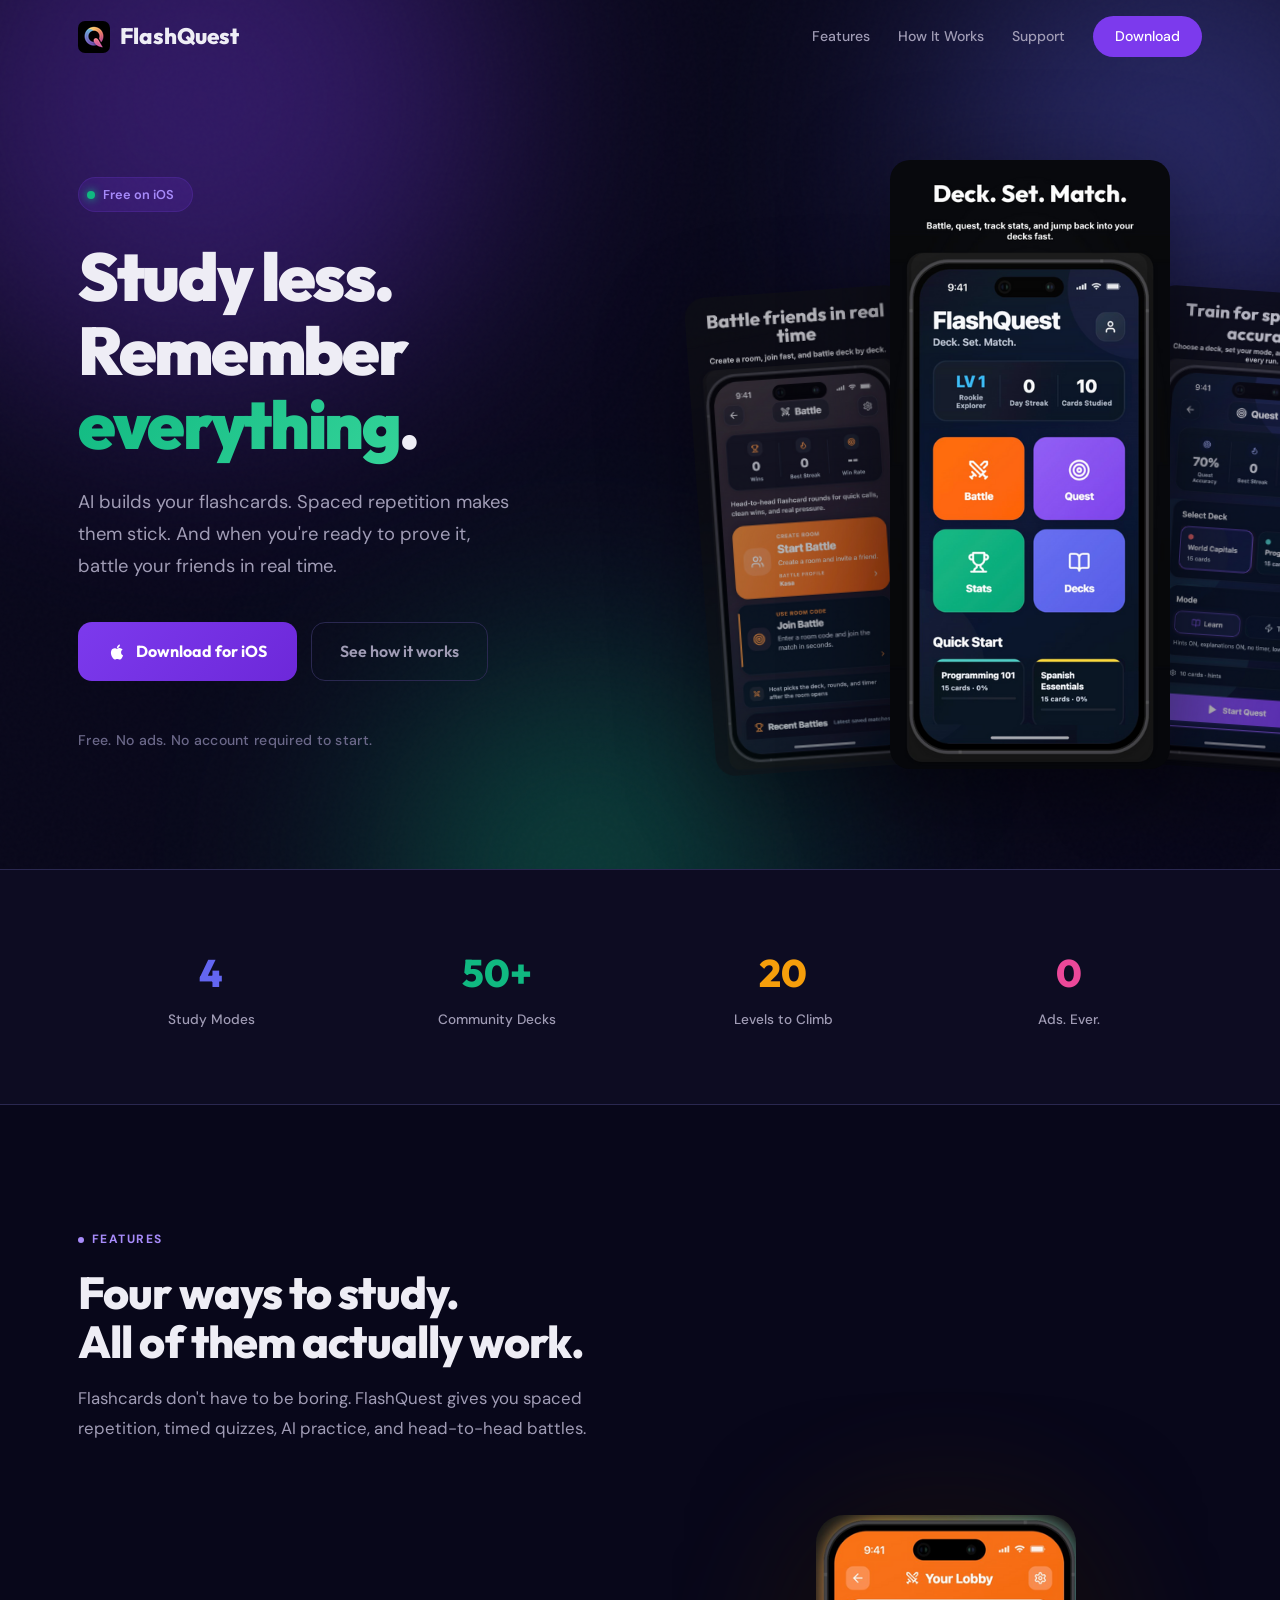
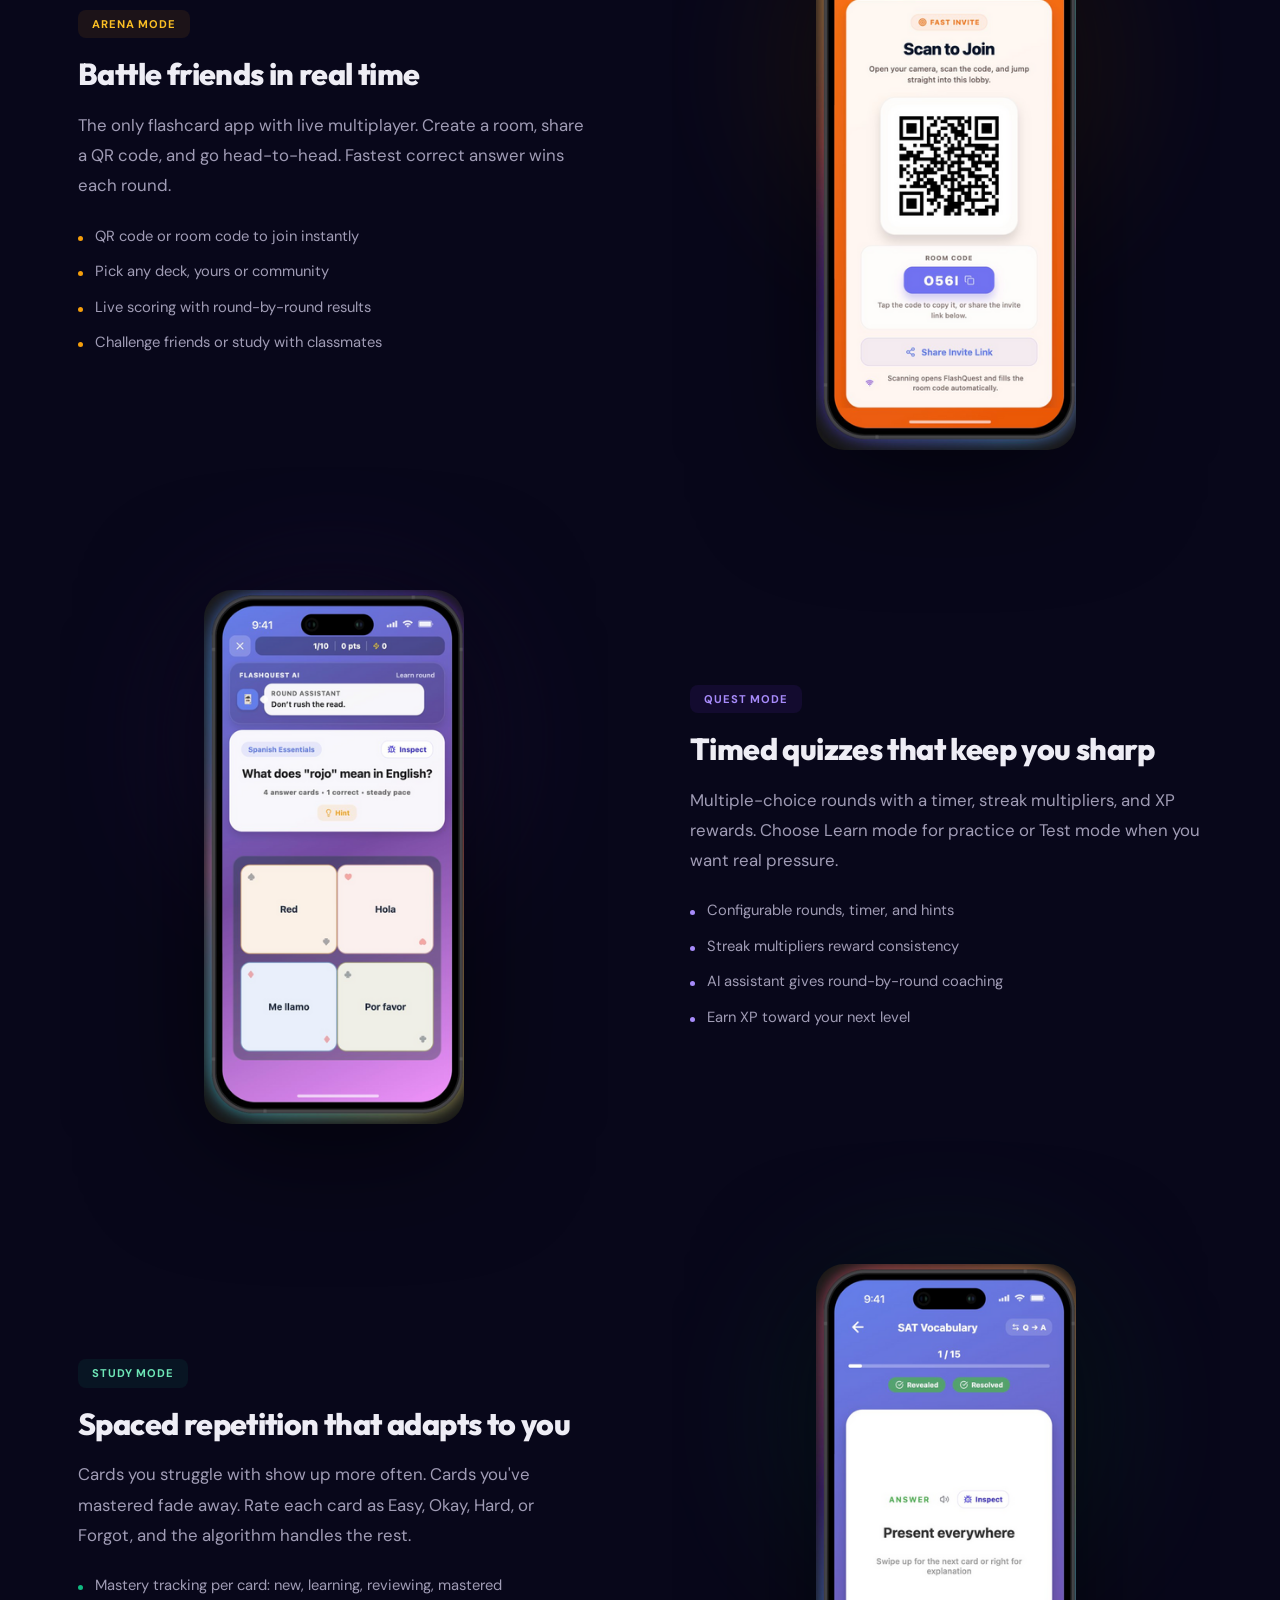
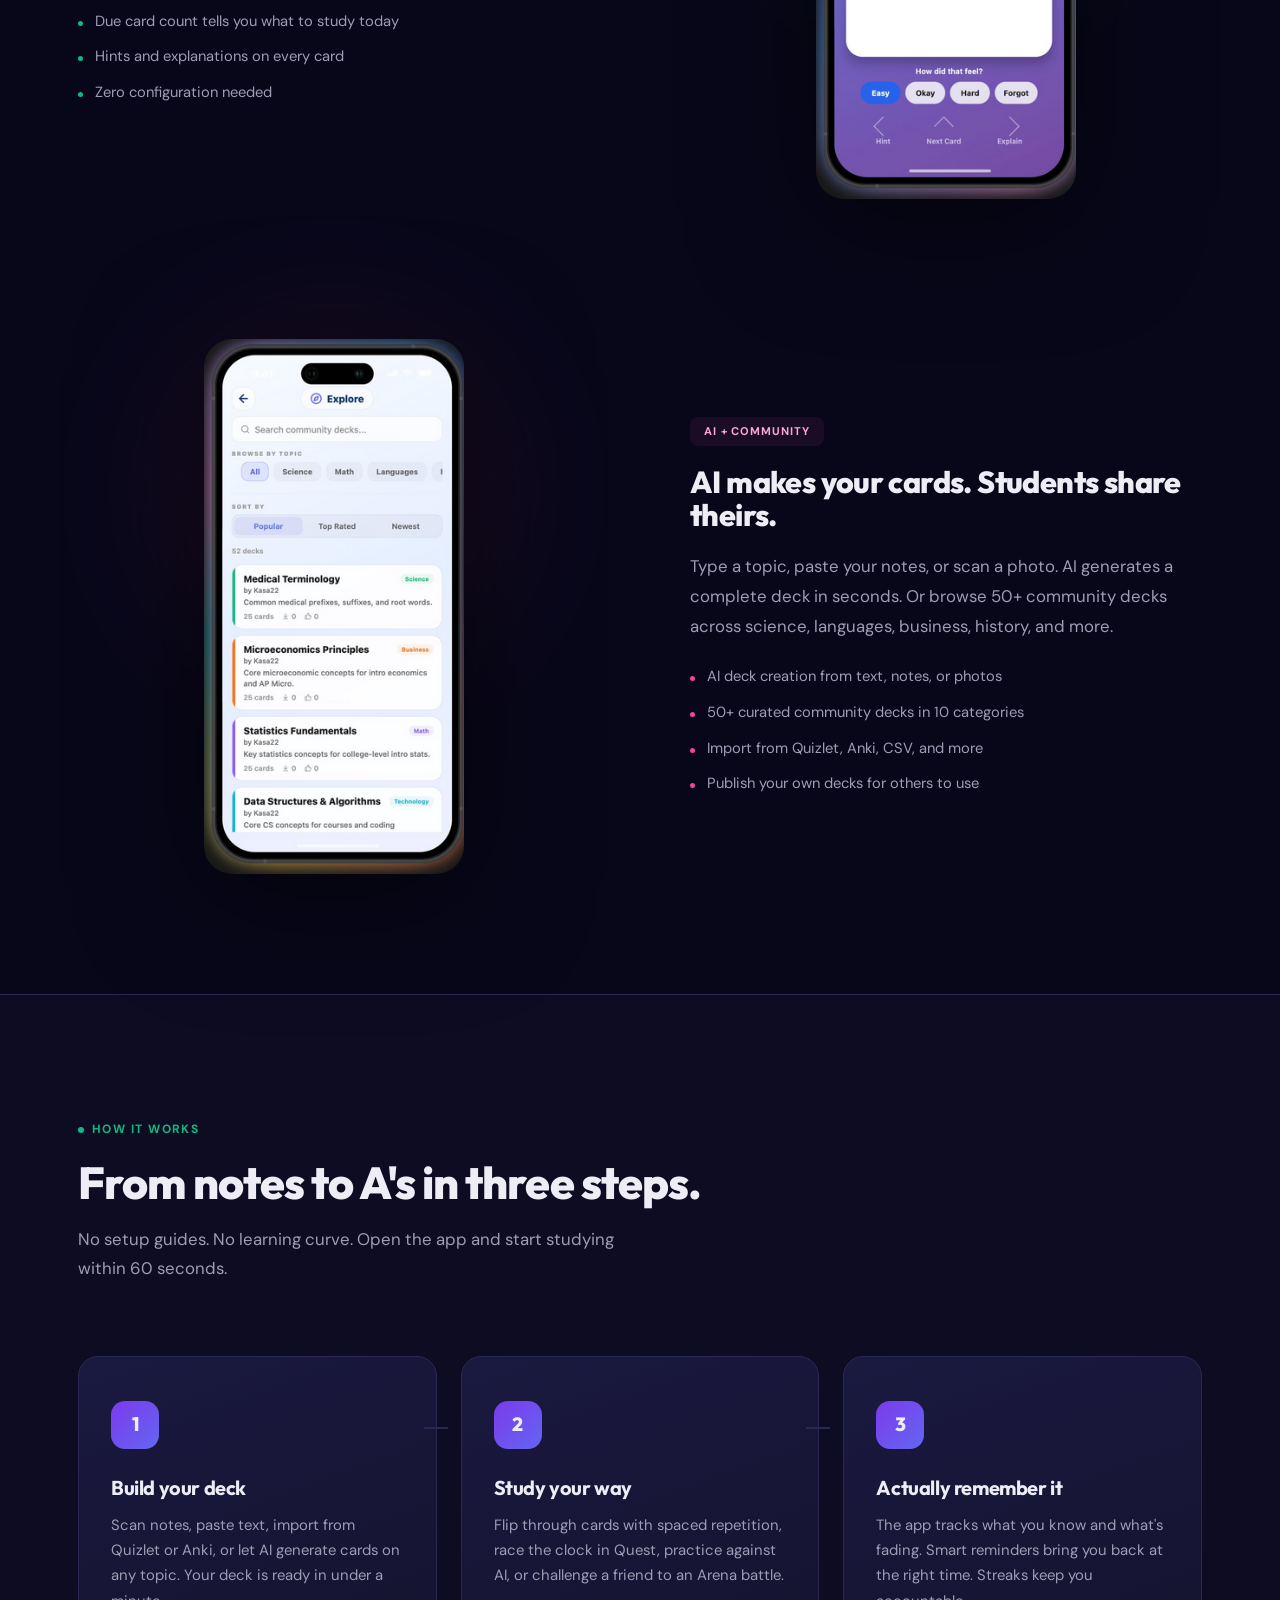
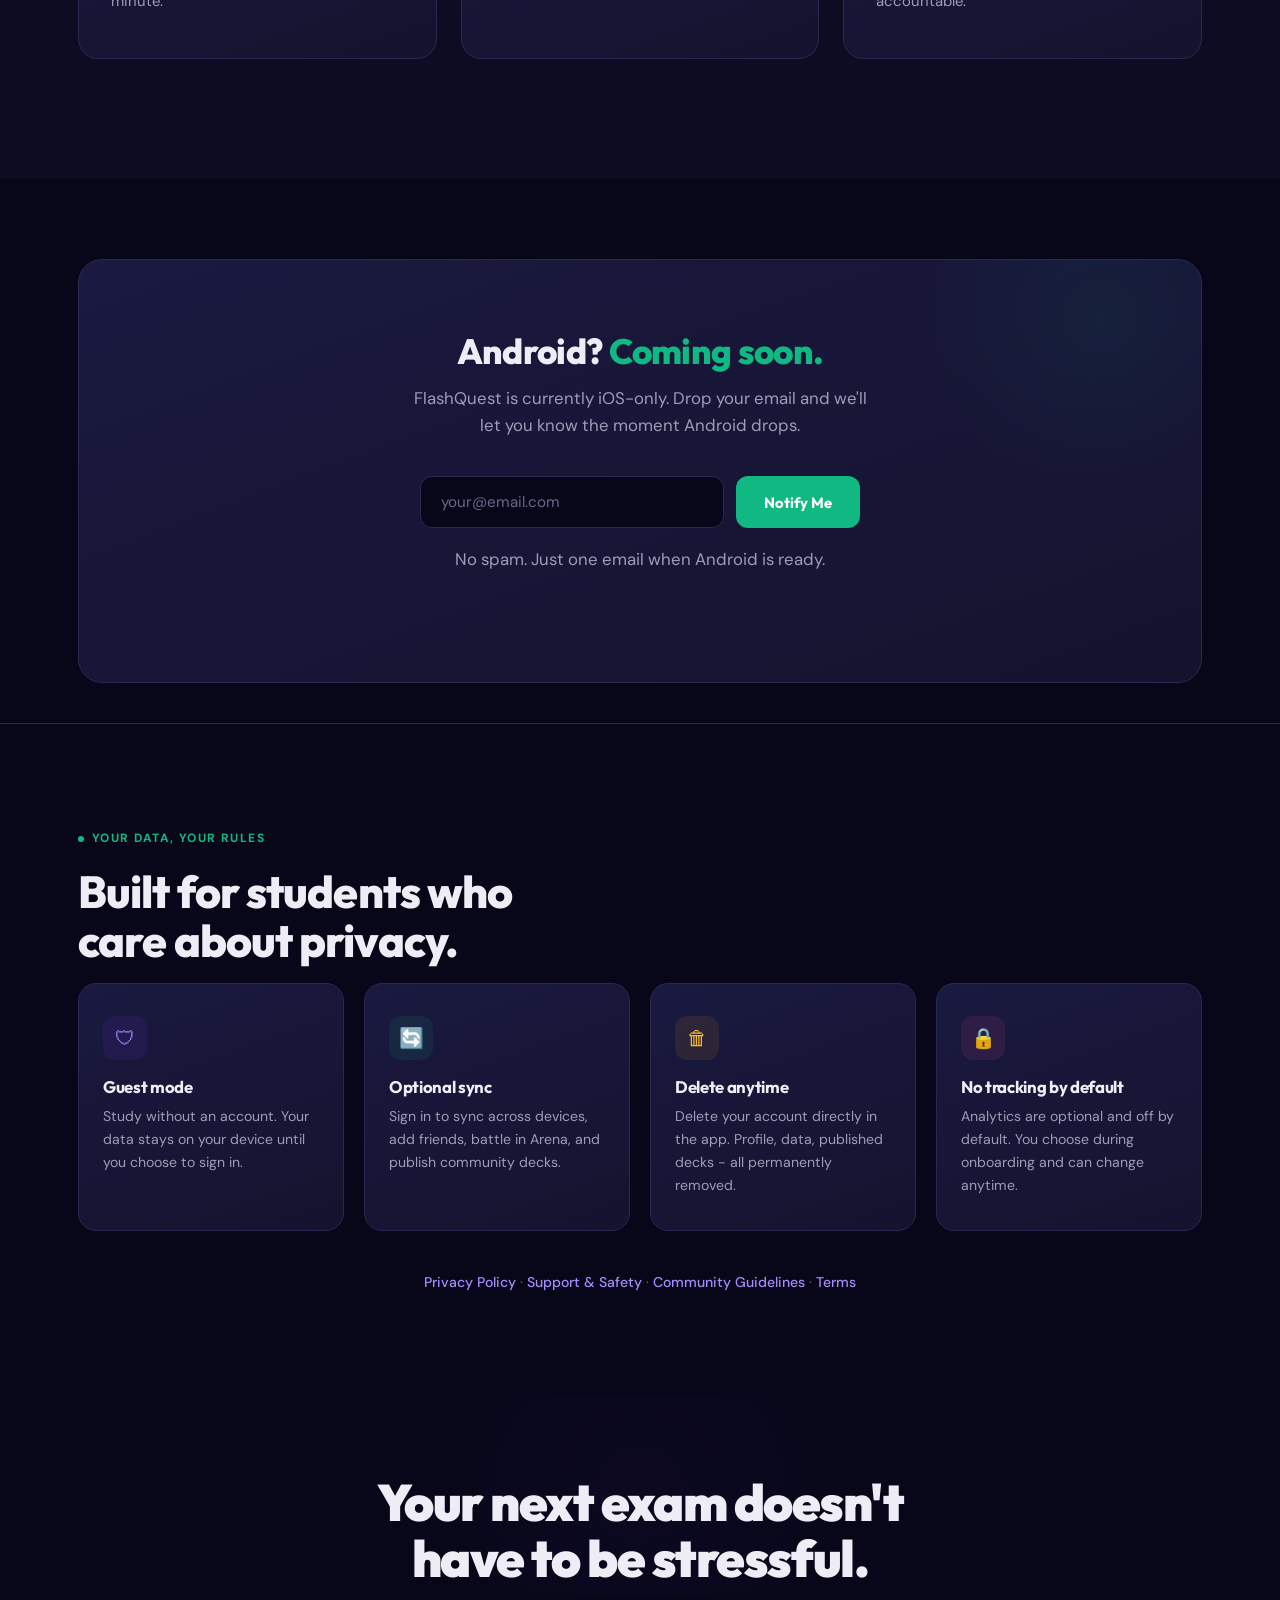
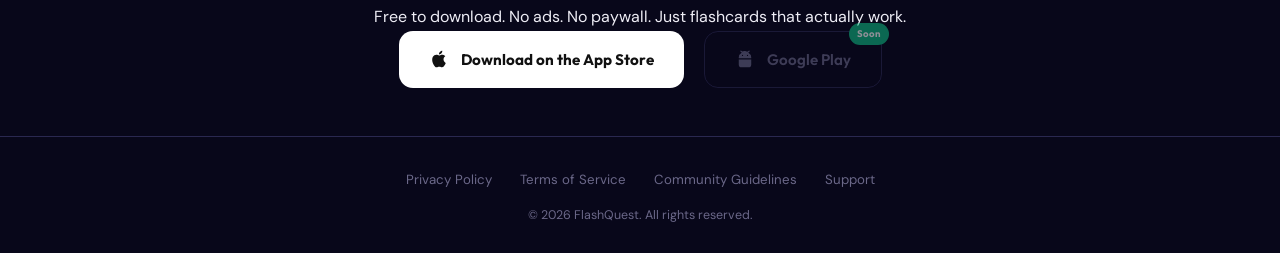
<file: index.html>
<!DOCTYPE html>
<html lang="en">
<head>
<meta charset="UTF-8">
<meta name="viewport" content="width=device-width, initial-scale=1.0">
<title>FlashQuest - AI Flashcards, Study Games & Multiplayer Battles</title>
<meta name="description" content="Turn studying into a game. AI creates your flashcards. Spaced repetition makes them stick. Battle friends in real-time Arena mode. Free for iOS.">
<meta name="keywords" content="flashcard app, AI flashcards, study app, spaced repetition, multiplayer study, flashcard battle, exam prep, college study">
<meta name="theme-color" content="#08071A">
<link rel="canonical" href="https://flashquest.net">
<meta property="og:title" content="FlashQuest - AI Flashcards & Multiplayer Study Battles">
<meta property="og:description" content="The only flashcard app where you can battle friends in real-time. AI creates your cards. Spaced repetition makes them stick.">
<meta property="og:url" content="https://flashquest.net">
<meta property="og:type" content="website">
<meta property="og:image" content="https://flashquest.net/images/og-image.png">
<meta property="og:image:width" content="1200">
<meta property="og:image:height" content="630">
<meta name="twitter:image" content="https://flashquest.net/images/og-image.png">
<meta name="twitter:description" content="The only flashcard app where you can battle friends in real-time. AI creates your cards. Spaced repetition makes them stick.">
<meta name="twitter:card" content="summary_large_image">
<meta name="twitter:title" content="FlashQuest - Study Smarter, Battle Friends">
<link rel="preconnect" href="https://fonts.googleapis.com">
<link rel="preconnect" href="https://fonts.gstatic.com" crossorigin>
<link href="https://fonts.googleapis.com/css2?family=Outfit:wght@300;400;500;600;700;800;900&family=DM+Sans:ital,opsz,wght@0,9..40,300;0,9..40,400;0,9..40,500;0,9..40,600;1,9..40,400&display=swap" rel="stylesheet">
<script type="application/ld+json">{"@context":"https://schema.org","@type":"MobileApplication","name":"FlashQuest: AI Flashcards","operatingSystem":"iOS","applicationCategory":"EducationApplication","offers":{"@type":"Offer","price":"0","priceCurrency":"USD"},"description":"AI-powered flashcard app with spaced repetition, multiplayer battles, and gamified study modes.","url":"https://flashquest.net","downloadUrl":"https://apps.apple.com/app/id6760952587"}</script>
<style>
*,*::before,*::after{margin:0;padding:0;box-sizing:border-box}
:root{
  --bg:#08071A;--bg2:#0D0C22;--bg3:#14132E;
  --surface:#1A1940;--surface2:#221F4A;
  --primary:#7C3AED;--primary-light:#A78BFA;--primary-glow:#7C3AED25;
  --indigo:#6366F1;--green:#10B981;--orange:#F59E0B;--pink:#EC4899;
  --text:#EEEDF5;--text2:#A09CB5;--text3:#6B6889;
  --border:#2A2850;
}
html{scroll-behavior:smooth}
body{font-family:'DM Sans',system-ui,sans-serif;background:var(--bg);color:var(--text);overflow-x:hidden;-webkit-font-smoothing:antialiased;line-height:1.65}
h1,h2,h3,h4,h5,h6{font-family:'Outfit',sans-serif;line-height:1.1;letter-spacing:-.02em}
a{color:inherit;text-decoration:none}
img{display:block;max-width:100%}
.wrap{max-width:1180px;margin:0 auto;padding:0 28px}

/* ─── NAV ─── */
.nav{position:fixed;top:0;left:0;right:0;z-index:999;padding:16px 0;transition:all .4s}
.nav.scrolled{background:rgba(8,7,26,.92);backdrop-filter:blur(24px);-webkit-backdrop-filter:blur(24px);border-bottom:1px solid var(--border);padding:10px 0}
.nav-inner{display:flex;align-items:center;justify-content:space-between}
.logo{font-family:'Outfit',sans-serif;font-weight:800;font-size:1.4rem;display:flex;align-items:center;gap:10px;color:var(--text)}
.logo-mark{width:32px;height:32px;border-radius:9px;background:linear-gradient(135deg,var(--primary),var(--indigo));display:grid;place-items:center}
.logo-mark svg{width:18px;height:18px}
.nav-r{display:flex;align-items:center;gap:28px}
.nav-r a{color:var(--text2);font-size:.88rem;font-weight:500;transition:color .25s}
.nav-r a:hover{color:var(--text)}
.nav-dl{background:var(--primary);color:#fff!important;padding:9px 22px;border-radius:100px;font-weight:600;font-size:.85rem;transition:transform .2s,box-shadow .2s}
.nav-dl:hover{transform:translateY(-1px);box-shadow:0 6px 24px #7C3AED50}

/* ─── HERO ─── */
.hero{padding:160px 0 100px;position:relative;overflow:hidden}
.hero-bg{position:absolute;inset:0;pointer-events:none;overflow:hidden}
.hero-orb{position:absolute;border-radius:50%;filter:blur(120px);opacity:.35;animation:drift 20s ease-in-out infinite}
.hero-orb.o1{width:600px;height:600px;background:#7C3AED;top:-200px;left:-100px;animation-delay:0s}
.hero-orb.o2{width:500px;height:500px;background:#6366F1;top:-100px;right:-150px;animation-delay:-7s}
.hero-orb.o3{width:400px;height:400px;background:#10B981;bottom:-200px;left:30%;animation-delay:-14s}
@keyframes drift{0%,100%{transform:translate(0,0) scale(1)}33%{transform:translate(30px,-20px) scale(1.05)}66%{transform:translate(-20px,30px) scale(.95)}}
.hero-grain{position:absolute;inset:0;background:url("data:image/svg+xml,%3Csvg viewBox='0 0 256 256' xmlns='http://www.w3.org/2000/svg'%3E%3Cfilter id='n'%3E%3CfeTurbulence type='fractalNoise' baseFrequency='0.9' numOctaves='4' stitchTiles='stitch'/%3E%3C/filter%3E%3Crect width='100%25' height='100%25' filter='url(%23n)' opacity='0.04'/%3E%3C/svg%3E");opacity:.5;pointer-events:none}
.hero-grid{display:grid;grid-template-columns:1fr 1fr;gap:60px;align-items:center;position:relative;z-index:1}
.hero-content{max-width:540px}
.hero-pill{display:inline-flex;align-items:center;gap:8px;padding:6px 18px 6px 8px;border-radius:100px;background:var(--primary-glow);border:1px solid #7C3AED30;font-size:.8rem;font-weight:600;color:var(--primary-light);margin-bottom:28px}
.hero-pill-dot{width:8px;height:8px;border-radius:50%;background:var(--green);box-shadow:0 0 8px var(--green);animation:pulse 2s ease infinite}
@keyframes pulse{0%,100%{opacity:1}50%{opacity:.4}}
.hero h1{font-size:clamp(2.8rem,5.5vw,4.2rem);font-weight:900;margin-bottom:24px;letter-spacing:-.035em}
.hero h1 em{font-style:normal;background:linear-gradient(135deg,var(--green),#34D399);-webkit-background-clip:text;-webkit-text-fill-color:transparent;background-clip:text}
.hero-sub{font-size:1.15rem;color:var(--text2);margin-bottom:40px;max-width:440px;line-height:1.75}
.hero-btns{display:flex;gap:14px;flex-wrap:wrap;margin-bottom:48px}
.btn-main{display:inline-flex;align-items:center;gap:10px;padding:15px 30px;background:linear-gradient(135deg,var(--primary),#6D28D9);color:#fff;border-radius:14px;font-family:'Outfit',sans-serif;font-weight:700;font-size:1rem;border:none;cursor:pointer;transition:transform .25s,box-shadow .25s}
.btn-main:hover{transform:translateY(-2px);box-shadow:0 12px 40px #7C3AED40}
.btn-main svg{width:18px;height:18px}
.btn-ghost{display:inline-flex;align-items:center;gap:8px;padding:15px 28px;background:transparent;color:var(--text2);border:1px solid var(--border);border-radius:14px;font-family:'Outfit',sans-serif;font-weight:600;font-size:1rem;cursor:pointer;transition:all .25s}
.btn-ghost:hover{border-color:var(--text3);color:var(--text)}
.hero-note{color:var(--text3);font-size:.88rem;font-weight:500;letter-spacing:.02em}
.hero-visual{display:flex;justify-content:center;position:relative}
.hero-phones{display:flex;gap:0;align-items:flex-end;position:relative}
.hero-phone{border-radius:20px;filter:drop-shadow(0 24px 48px rgba(0,0,0,.5))}
.hero-phone.center{width:280px;z-index:3;animation:heroFloat 7s ease-in-out infinite}
.hero-phone.left{width:220px;z-index:2;transform:translateX(30px) rotate(-4deg);opacity:.7;animation:heroFloat 7s ease-in-out infinite;animation-delay:-2.3s}
.hero-phone.right{width:220px;z-index:2;transform:translateX(-30px) rotate(4deg);opacity:.7;animation:heroFloat 7s ease-in-out infinite;animation-delay:-4.6s}
@keyframes heroFloat{0%,100%{transform:translateY(0)}50%{transform:translateY(-14px)}}
.hero-phone.left{animation-name:heroFloatLeft}
.hero-phone.right{animation-name:heroFloatRight}
@keyframes heroFloatLeft{0%,100%{transform:translateX(30px) rotate(-4deg) translateY(0)}50%{transform:translateX(30px) rotate(-4deg) translateY(-10px)}}
@keyframes heroFloatRight{0%,100%{transform:translateX(-30px) rotate(4deg) translateY(0)}50%{transform:translateX(-30px) rotate(4deg) translateY(-10px)}}

/* ─── METRICS ─── */
.metrics{padding:56px 0;border-top:1px solid var(--border);border-bottom:1px solid var(--border);background:var(--bg2)}
.metrics-grid{display:grid;grid-template-columns:repeat(4,1fr);gap:20px}
.metric{text-align:center;padding:16px}
.metric-val{font-family:'Outfit',sans-serif;font-size:2.4rem;font-weight:800;margin-bottom:4px}
.metric-label{font-size:.85rem;color:var(--text2);font-weight:500}
.metric:nth-child(1) .metric-val{color:var(--indigo)}
.metric:nth-child(2) .metric-val{color:var(--green)}
.metric:nth-child(3) .metric-val{color:var(--orange)}
.metric:nth-child(4) .metric-val{color:var(--pink)}

/* ─── SECTION HEADINGS ─── */
.sec-tag{display:inline-flex;align-items:center;gap:8px;font-size:.75rem;font-weight:700;text-transform:uppercase;letter-spacing:.12em;margin-bottom:18px}
.sec-tag .dot{width:6px;height:6px;border-radius:50%}
.sec-h{font-size:clamp(2rem,3.8vw,2.8rem);font-weight:800;margin-bottom:18px;max-width:680px}
.sec-p{color:var(--text2);font-size:1.05rem;max-width:560px;margin-bottom:72px;line-height:1.75}

/* ─── FEATURES ─── */
.features{padding:120px 0}
.feat{display:grid;grid-template-columns:1fr 1fr;gap:100px;align-items:center;margin-bottom:140px}
.feat:last-child{margin-bottom:0}
.feat.flip{direction:rtl}
.feat.flip>*{direction:ltr}
.feat-tag{display:inline-block;padding:5px 14px;border-radius:8px;font-size:.7rem;font-weight:700;text-transform:uppercase;letter-spacing:.08em;margin-bottom:20px}
.feat-tag.purple{background:#7C3AED18;color:var(--primary-light)}
.feat-tag.orange{background:#F59E0B15;color:#FBBF24}
.feat-tag.green{background:#10B98115;color:#6EE7B7}
.feat-tag.pink{background:#EC489915;color:#F9A8D4}
.feat-text h3{font-size:1.9rem;font-weight:800;margin-bottom:18px}
.feat-text p{color:var(--text2);font-size:1.05rem;line-height:1.8;margin-bottom:24px}
.feat-list{list-style:none;display:flex;flex-direction:column;gap:12px}
.feat-list li{display:flex;align-items:baseline;gap:12px;color:var(--text2);font-size:.92rem;line-height:1.6}
.feat-list li::before{content:'';flex-shrink:0;width:5px;height:5px;border-radius:50%;margin-top:8px}
.feat.f-arena .feat-list li::before{background:var(--orange)}
.feat.f-quest .feat-list li::before{background:var(--primary-light)}
.feat.f-study .feat-list li::before{background:var(--green)}
.feat.f-community .feat-list li::before{background:var(--pink)}
.feat-img{display:flex;justify-content:center;position:relative}
.feat-img img{width:260px;border-radius:28px;filter:drop-shadow(0 20px 60px rgba(0,0,0,.6));transition:transform .5s cubic-bezier(.22,1,.36,1)}
.feat-img:hover img{transform:translateY(-8px) scale(1.02)}
.feat-glow{position:absolute;width:300px;height:300px;border-radius:50%;filter:blur(80px);opacity:.12;z-index:-1}
.feat.f-arena .feat-glow{background:var(--orange)}
.feat.f-quest .feat-glow{background:var(--primary)}
.feat.f-study .feat-glow{background:var(--green)}
.feat.f-community .feat-glow{background:var(--pink)}

/* ─── HOW IT WORKS ─── */
.how{padding:120px 0;background:var(--bg2);border-top:1px solid var(--border)}
.steps{display:grid;grid-template-columns:repeat(3,1fr);gap:24px;margin-top:72px}
.step{background:linear-gradient(160deg,var(--surface),var(--bg3));border:1px solid var(--border);border-radius:20px;padding:44px 32px;position:relative;transition:transform .4s,border-color .4s}
.step:hover{transform:translateY(-6px);border-color:#7C3AED40}
.step-n{width:48px;height:48px;border-radius:14px;background:linear-gradient(135deg,var(--primary),var(--indigo));display:grid;place-items:center;font-family:'Outfit',sans-serif;font-weight:800;font-size:1.2rem;margin-bottom:28px}
.step h3{font-size:1.25rem;font-weight:700;margin-bottom:14px}
.step p{color:var(--text2);font-size:.93rem;line-height:1.7}
.step-line{position:absolute;top:70px;right:-12px;width:24px;height:2px;background:var(--border)}
.step:last-child .step-line{display:none}

/* ─── TRUST ─── */
.trust{padding:100px 0;border-top:1px solid var(--border)}
.trust-grid{display:grid;grid-template-columns:repeat(4,1fr);gap:20px;margin-bottom:40px}
.trust-item{background:linear-gradient(160deg,var(--surface),var(--bg3));border:1px solid var(--border);border-radius:18px;padding:32px 24px;transition:transform .4s,border-color .4s}
.trust-item:hover{transform:translateY(-4px);border-color:#7C3AED30}
.trust-icon{width:44px;height:44px;border-radius:12px;display:grid;place-items:center;font-size:20px;margin-bottom:18px}
.trust-item h3{font-size:1.05rem;font-weight:700;margin-bottom:8px}
.trust-item p{color:var(--text2);font-size:.88rem;line-height:1.65}
.trust-links{text-align:center;color:var(--text3);font-size:.88rem}
.trust-links a{color:var(--primary-light);font-weight:500;transition:color .2s}
.trust-links a:hover{color:#C4B5FD}

/* ─── WAITLIST ─── */
.waitlist{padding:80px 0 40px}
.wl-card{background:linear-gradient(160deg,var(--surface),var(--bg3));border:1px solid var(--border);border-radius:24px;padding:72px 48px;text-align:center;position:relative;overflow:hidden}
.wl-card::before{content:'';position:absolute;top:-120px;right:-80px;width:360px;height:360px;background:radial-gradient(circle,#10B98110,transparent 70%);pointer-events:none}
.wl-card h2{font-size:2.2rem;font-weight:800;margin-bottom:14px}
.wl-card h2 em{font-style:normal;color:var(--green)}
.wl-card>p{color:var(--text2);font-size:1.05rem;margin-bottom:36px;max-width:460px;margin-left:auto;margin-right:auto}
.wl-form{display:flex;gap:12px;max-width:440px;margin:0 auto}
.wl-form input{flex:1;padding:15px 20px;background:var(--bg);border:1px solid var(--border);border-radius:12px;color:var(--text);font-size:.95rem;font-family:'DM Sans',sans-serif;outline:none;transition:border-color .3s}
.wl-form input::placeholder{color:var(--text3)}
.wl-form input:focus{border-color:var(--green)}
.wl-form button{padding:15px 28px;background:var(--green);color:#fff;border:none;border-radius:12px;font-weight:700;font-family:'Outfit',sans-serif;font-size:.93rem;cursor:pointer;white-space:nowrap;transition:transform .2s,box-shadow .2s}
.wl-form button:hover{transform:translateY(-2px);box-shadow:0 8px 24px #10B98130}
.wl-note{color:var(--text3);font-size:.78rem;margin-top:18px}

/* ─── FINAL CTA ─── */
.cta{padding:80px 0 32px;text-align:center;position:relative}
.cta-glow{position:absolute;top:0;left:50%;transform:translateX(-50%);width:500px;height:200px;background:radial-gradient(circle,#7C3AED08,transparent 70%);pointer-events:none}
.cta h2{font-size:clamp(2.2rem,4.5vw,3.2rem);font-weight:900;margin-bottom:18px;letter-spacing:-.03em}
.cta>p{color:var(--text2);font-size:1.1rem;margin-bottom:40px;max-width:480px;margin-left:auto;margin-right:auto}
.cta-btns{display:flex;gap:20px;justify-content:center;flex-wrap:wrap;margin-bottom:16px}
.store-ios{display:inline-flex;align-items:center;gap:12px;padding:15px 30px;background:#fff;color:#111;border-radius:14px;font-family:'Outfit',sans-serif;font-weight:700;font-size:.95rem;transition:transform .2s}
.store-ios:hover{transform:translateY(-2px)}
.store-ios svg{width:20px;height:20px}
.store-android{display:inline-flex;align-items:center;gap:12px;padding:15px 30px;border:1px solid var(--border);border-radius:14px;color:var(--text3);font-family:'Outfit',sans-serif;font-weight:600;font-size:.95rem;opacity:.55;cursor:default;position:relative}
.soon-pill{position:absolute;top:-9px;right:-8px;background:var(--green);color:#fff;font-size:.6rem;padding:3px 8px;border-radius:100px;font-weight:700;letter-spacing:.02em}
.store-android svg{width:20px;height:20px}

/* ─── FOOTER ─── */
.footer{border-top:1px solid var(--border);padding:32px 0 28px;text-align:center}
.footer-links{display:flex;gap:28px;justify-content:center;flex-wrap:wrap;margin-bottom:14px}
.footer-links a{color:var(--text3);font-size:.83rem;transition:color .2s}
.footer-links a:hover{color:var(--text2)}
.footer-copy{color:var(--text3);font-size:.78rem}

/* ─── ANIMATIONS ─── */
[data-reveal]{opacity:0;transform:translateY(32px);transition:opacity 1s cubic-bezier(.22,1,.36,1),transform 1s cubic-bezier(.22,1,.36,1)}
[data-reveal].in{opacity:1;transform:translateY(0)}
[data-reveal="d1"]{transition-delay:.25s}
[data-reveal="d2"]{transition-delay:.5s}
[data-reveal="d3"]{transition-delay:.75s}
[data-reveal="d4"]{transition-delay:1s}

/* ─── RESPONSIVE ─── */
@media(max-width:960px){
  .hero-grid{grid-template-columns:1fr;text-align:center;gap:48px}
  .hero-content{max-width:100%;margin:0 auto}
  .hero-sub{margin-left:auto;margin-right:auto}
  .hero-btns{justify-content:center}
  .hero-note{text-align:center}
  .hero-phone.left,.hero-phone.right{display:none}
  .hero-phone.center{width:260px}
  .feat{grid-template-columns:1fr;gap:48px;text-align:center;margin-bottom:100px}
  .feat.flip{direction:ltr}
  .feat-img{order:-1}
  .feat-img img{width:220px}
  .steps{grid-template-columns:1fr;max-width:440px;margin-left:auto;margin-right:auto}
  .step-line{display:none}
  .sec-p{margin-left:auto;margin-right:auto}
  .trust-grid{grid-template-columns:repeat(2,1fr)}
  .nav-r .nav-link{display:none}
}
@media(max-width:640px){
  .hero{padding:130px 0 60px}
  .hero h1{font-size:2.3rem}
  .metrics-grid{grid-template-columns:repeat(2,1fr)}
  .features{padding:80px 0}
  .feat{margin-bottom:80px}
  .wl-card{padding:48px 24px}
  .wl-form{flex-direction:column}
  .btn-main,.btn-ghost{padding:13px 24px;font-size:.93rem}
}
</style>
<link rel="icon" type="image/png" href="/favicon.png">
<link rel="apple-touch-icon" href="/apple-touch-icon.png">
</head>
<body>

<nav class="nav">
<div class="wrap nav-inner">
  <a href="/" class="logo">
    <img src="images/logo.png" alt="" width="32" height="32" style="border-radius:7px">
    FlashQuest
  </a>
  <div class="nav-r">
    <a href="#features" class="nav-link">Features</a>
    <a href="#how" class="nav-link">How It Works</a>
    <a href="https://flashquest.net/support.html" class="nav-link">Support</a>
    <a href="https://apps.apple.com/app/id6760952587" class="nav-dl">Download</a>
  </div>
</div>
</nav>

<!-- ─── HERO ─── -->
<section class="hero">
  <div class="hero-bg">
    <div class="hero-orb o1"></div>
    <div class="hero-orb o2"></div>
    <div class="hero-orb o3"></div>
    <div class="hero-grain"></div>
  </div>
  <div class="wrap">
    <div class="hero-grid">
      <div class="hero-content">
        <div class="hero-pill" data-reveal>
          <span class="hero-pill-dot"></span>
          Free on iOS
        </div>
        <h1 data-reveal="d1">Study less.<br>Remember <em>everything</em>.</h1>
        <p class="hero-sub" data-reveal="d2">AI builds your flashcards. Spaced repetition makes them stick. And when you're ready to prove it, battle your friends in real time.</p>
        <div class="hero-btns" data-reveal="d3">
          <a href="https://apps.apple.com/app/id6760952587" class="btn-main">
            <svg viewBox="0 0 24 24" fill="currentColor"><path d="M18.71 19.5C17.88 20.74 17 21.95 15.66 21.97C14.32 21.99 13.89 21.18 12.37 21.18C10.84 21.18 10.37 21.95 9.1 21.99C7.79 22.03 6.8 20.68 5.96 19.47C4.25 16.97 2.94 12.45 4.7 9.39C5.57 7.87 7.13 6.91 8.82 6.88C10.1 6.86 11.32 7.75 12.11 7.75C12.89 7.75 14.37 6.68 15.92 6.84C16.57 6.87 18.39 7.1 19.56 8.82C19.47 8.88 17.39 10.1 17.41 12.63C17.44 15.65 20.06 16.66 20.09 16.67C20.06 16.74 19.67 18.11 18.71 19.5ZM13 3.5C13.73 2.67 14.94 2.04 15.94 2C16.07 3.17 15.6 4.35 14.9 5.19C14.21 6.04 13.07 6.7 11.95 6.61C11.8 5.46 12.36 4.26 13 3.5Z"/></svg>
            Download for iOS
          </a>
          <a href="#features" class="btn-ghost">See how it works</a>
        </div>
        <p class="hero-note" data-reveal="d4">Free. No ads. No account required to start.</p>
      </div>
      <div class="hero-visual" data-reveal="d2">
        <div class="hero-phones">
          <img src="images/hero-arena.png" alt="FlashQuest Arena battle mode" class="hero-phone left" loading="eager" width="220">
          <img src="images/hero-home.png" alt="FlashQuest home screen" class="hero-phone center" loading="eager" width="280">
          <img src="images/hero-quest.png" alt="FlashQuest Quest mode" class="hero-phone right" loading="eager" width="220">
        </div>
      </div>
    </div>
  </div>
</section>

<!-- ─── METRICS ─── -->
<section class="metrics">
<div class="wrap">
  <div class="metrics-grid">
    <div class="metric" data-reveal><div class="metric-val">4</div><div class="metric-label">Study Modes</div></div>
    <div class="metric" data-reveal="d1"><div class="metric-val">50+</div><div class="metric-label">Community Decks</div></div>
    <div class="metric" data-reveal="d2"><div class="metric-val">20</div><div class="metric-label">Levels to Climb</div></div>
    <div class="metric" data-reveal="d3"><div class="metric-val">0</div><div class="metric-label">Ads. Ever.</div></div>
  </div>
</div>
</section>

<!-- ─── FEATURES ─── -->
<section class="features" id="features">
<div class="wrap">
  <div class="sec-tag" data-reveal><span class="dot" style="background:var(--primary-light)"></span> <span style="color:var(--primary-light)">Features</span></div>
  <h2 class="sec-h" data-reveal>Four ways to study.<br>All of them actually work.</h2>
  <p class="sec-p" data-reveal>Flashcards don't have to be boring. FlashQuest gives you spaced repetition, timed quizzes, AI practice, and head-to-head battles.</p>

  <!-- Arena -->
  <div class="feat f-arena" data-reveal>
    <div class="feat-text">
      <span class="feat-tag orange">Arena Mode</span>
      <h3>Battle friends in real time</h3>
      <p>The only flashcard app with live multiplayer. Create a room, share a QR code, and go head-to-head. Fastest correct answer wins each round.</p>
      <ul class="feat-list">
        <li>QR code or room code to join instantly</li>
        <li>Pick any deck, yours or community</li>
        <li>Live scoring with round-by-round results</li>
        <li>Challenge friends or study with classmates</li>
      </ul>
    </div>
    <div class="feat-img"><div class="feat-glow"></div><img src="images/feat-qr.png" alt="FlashQuest Arena QR code lobby for multiplayer battles" loading="lazy" width="260"></div>
  </div>

  <!-- Quest -->
  <div class="feat f-quest flip" data-reveal>
    <div class="feat-text">
      <span class="feat-tag purple">Quest Mode</span>
      <h3>Timed quizzes that keep you sharp</h3>
      <p>Multiple-choice rounds with a timer, streak multipliers, and XP rewards. Choose Learn mode for practice or Test mode when you want real pressure.</p>
      <ul class="feat-list">
        <li>Configurable rounds, timer, and hints</li>
        <li>Streak multipliers reward consistency</li>
        <li>AI assistant gives round-by-round coaching</li>
        <li>Earn XP toward your next level</li>
      </ul>
    </div>
    <div class="feat-img"><div class="feat-glow"></div><img src="images/feat-quest-play.png" alt="FlashQuest Quest mode gameplay with multiple choice answers" loading="lazy" width="260"></div>
  </div>

  <!-- Study -->
  <div class="feat f-study" data-reveal>
    <div class="feat-text">
      <span class="feat-tag green">Study Mode</span>
      <h3>Spaced repetition that adapts to you</h3>
      <p>Cards you struggle with show up more often. Cards you've mastered fade away. Rate each card as Easy, Okay, Hard, or Forgot, and the algorithm handles the rest.</p>
      <ul class="feat-list">
        <li>Mastery tracking per card: new, learning, reviewing, mastered</li>
        <li>Due card count tells you what to study today</li>
        <li>Hints and explanations on every card</li>
        <li>Zero configuration needed</li>
      </ul>
    </div>
    <div class="feat-img"><div class="feat-glow"></div><img src="images/feat-study.png" alt="FlashQuest spaced repetition study card with difficulty rating" loading="lazy" width="260"></div>
  </div>

  <!-- Community -->
  <div class="feat f-community flip" data-reveal>
    <div class="feat-text">
      <span class="feat-tag pink">AI + Community</span>
      <h3>AI makes your cards. Students share theirs.</h3>
      <p>Type a topic, paste your notes, or scan a photo. AI generates a complete deck in seconds. Or browse 50+ community decks across science, languages, business, history, and more.</p>
      <ul class="feat-list">
        <li>AI deck creation from text, notes, or photos</li>
        <li>50+ curated community decks in 10 categories</li>
        <li>Import from Quizlet, Anki, CSV, and more</li>
        <li>Publish your own decks for others to use</li>
      </ul>
    </div>
    <div class="feat-img"><div class="feat-glow"></div><img src="images/feat-explore.png" alt="FlashQuest Explore community deck marketplace" loading="lazy" width="260"></div>
  </div>
</div>
</section>

<!-- ─── HOW IT WORKS ─── -->
<section class="how" id="how">
<div class="wrap">
  <div class="sec-tag" data-reveal><span class="dot" style="background:var(--green)"></span> <span style="color:var(--green)">How It Works</span></div>
  <h2 class="sec-h" data-reveal>From notes to A's in three steps.</h2>
  <p class="sec-p" data-reveal>No setup guides. No learning curve. Open the app and start studying within 60 seconds.</p>

  <div class="steps">
    <div class="step" data-reveal>
      <div class="step-n">1</div>
      <h3>Build your deck</h3>
      <p>Scan notes, paste text, import from Quizlet or Anki, or let AI generate cards on any topic. Your deck is ready in under a minute.</p>
      <div class="step-line"></div>
    </div>
    <div class="step" data-reveal="d1">
      <div class="step-n">2</div>
      <h3>Study your way</h3>
      <p>Flip through cards with spaced repetition, race the clock in Quest, practice against AI, or challenge a friend to an Arena battle.</p>
      <div class="step-line"></div>
    </div>
    <div class="step" data-reveal="d2">
      <div class="step-n">3</div>
      <h3>Actually remember it</h3>
      <p>The app tracks what you know and what's fading. Smart reminders bring you back at the right time. Streaks keep you accountable.</p>
    </div>
  </div>
</div>
</section>

<!-- ─── ANDROID WAITLIST ─── -->
<section class="waitlist" id="android">
<div class="wrap">
  <div class="wl-card" data-reveal>
    <h2>Android? <em>Coming soon.</em></h2>
    <p>FlashQuest is currently iOS-only. Drop your email and we'll let you know the moment Android drops.</p>
    <form class="wl-form" onsubmit="handleWaitlist(event)">
      <input type="email" placeholder="your@email.com" required aria-label="Email for Android waitlist">
      <button type="submit">Notify Me</button>
    </form>
    <p class="wl-note">No spam. Just one email when Android is ready.</p>
  </div>
</div>
</section>

<!-- ─── TRUST ─── -->
<section class="trust" id="trust">
<div class="wrap">
  <div class="sec-tag" data-reveal><span class="dot" style="background:var(--green)"></span> <span style="color:var(--green)">Your data, your rules</span></div>
  <h2 class="sec-h" data-reveal>Built for students who<br>care about privacy.</h2>
  <div class="trust-grid">
    <div class="trust-item" data-reveal>
      <div class="trust-icon" style="background:#7C3AED18;color:#A78BFA">&#x1f6e1;</div>
      <h3>Guest mode</h3>
      <p>Study without an account. Your data stays on your device until you choose to sign in.</p>
    </div>
    <div class="trust-item" data-reveal="d1">
      <div class="trust-icon" style="background:#10B98118;color:#6EE7B7">&#x1f504;</div>
      <h3>Optional sync</h3>
      <p>Sign in to sync across devices, add friends, battle in Arena, and publish community decks.</p>
    </div>
    <div class="trust-item" data-reveal="d2">
      <div class="trust-icon" style="background:#F59E0B18;color:#FBBF24">&#x1f5d1;</div>
      <h3>Delete anytime</h3>
      <p>Delete your account directly in the app. Profile, data, published decks - all permanently removed.</p>
    </div>
    <div class="trust-item" data-reveal="d3">
      <div class="trust-icon" style="background:#EC489918;color:#F9A8D4">&#x1f512;</div>
      <h3>No tracking by default</h3>
      <p>Analytics are optional and off by default. You choose during onboarding and can change anytime.</p>
    </div>
  </div>
  <p class="trust-links" data-reveal><a href="privacy.html">Privacy Policy</a> &middot; <a href="support.html">Support & Safety</a> &middot; <a href="community.html">Community Guidelines</a> &middot; <a href="terms.html">Terms</a></p>
</div>
</section>

<!-- ─── FINAL CTA ─── -->
<section class="cta" id="download">
<div class="wrap">
  <div class="cta-glow"></div>
  <h2 data-reveal>Your next exam doesn't<br>have to be stressful.</h2>
  <p data-reveal>Free to download. No ads. No paywall. Just flashcards that actually work.</p>
  <div class="cta-btns" data-reveal>
    <a href="https://apps.apple.com/app/id6760952587" class="store-ios">
      <svg viewBox="0 0 24 24" fill="currentColor"><path d="M18.71 19.5C17.88 20.74 17 21.95 15.66 21.97C14.32 21.99 13.89 21.18 12.37 21.18C10.84 21.18 10.37 21.95 9.1 21.99C7.79 22.03 6.8 20.68 5.96 19.47C4.25 16.97 2.94 12.45 4.7 9.39C5.57 7.87 7.13 6.91 8.82 6.88C10.1 6.86 11.32 7.75 12.11 7.75C12.89 7.75 14.37 6.68 15.92 6.84C16.57 6.87 18.39 7.1 19.56 8.82C19.47 8.88 17.39 10.1 17.41 12.63C17.44 15.65 20.06 16.66 20.09 16.67C20.06 16.74 19.67 18.11 18.71 19.5ZM13 3.5C13.73 2.67 14.94 2.04 15.94 2C16.07 3.17 15.6 4.35 14.9 5.19C14.21 6.04 13.07 6.7 11.95 6.61C11.8 5.46 12.36 4.26 13 3.5Z"/></svg>
      Download on the App Store
    </a>
    <div class="store-android">
      <svg viewBox="0 0 24 24" fill="currentColor"><path d="M17.523 2.233a.75.75 0 0 0-1.046-.206l-1.894 1.263A7.466 7.466 0 0 0 12 2.5c-.93 0-1.823.17-2.643.482L7.523 2.027a.75.75 0 0 0-.84 1.243l1.47.98A7.577 7.577 0 0 0 4.5 10.25V11h15v-.75a7.577 7.577 0 0 0-3.654-5.997l1.47-.98a.75.75 0 0 0 .207-1.04ZM9 8.5a.75.75 0 1 1 0-1.5.75.75 0 0 1 0 1.5Zm6 0a.75.75 0 1 1 0-1.5.75.75 0 0 1 0 1.5Z"/><path d="M4.5 12.5v6A3.5 3.5 0 0 0 8 22h8a3.5 3.5 0 0 0 3.5-3.5v-6h-15Z"/></svg>
      Google Play
      <span class="soon-pill">Soon</span>
    </div>
  </div>
</div>
</section>

<footer class="footer">
<div class="wrap">
  <div class="footer-links">
    <a href="https://flashquest.net/privacy.html">Privacy Policy</a>
    <a href="https://flashquest.net/terms.html">Terms of Service</a>
    <a href="https://flashquest.net/community.html">Community Guidelines</a>
    <a href="https://flashquest.net/support.html">Support</a>
  </div>
  <p class="footer-copy">&copy; 2026 FlashQuest. All rights reserved.</p>
</div>
</footer>

<script>
// Scroll reveal with staggered children
const io = new IntersectionObserver((entries) => {
  entries.forEach(e => {
    if (e.isIntersecting) {
      e.target.classList.add('in');
      // Stagger children inside feature rows
      const children = e.target.querySelectorAll('.feat-tag, .feat-text h3, .feat-text p, .feat-list li');
      children.forEach((child, i) => {
        child.style.opacity = '0';
        child.style.transform = 'translateY(18px)';
        child.style.transition = `opacity .7s ${i * .18 + .3}s cubic-bezier(.22,1,.36,1), transform .7s ${i * .18 + .3}s cubic-bezier(.22,1,.36,1)`;
        requestAnimationFrame(() => requestAnimationFrame(() => {
          child.style.opacity = '1';
          child.style.transform = 'translateY(0)';
        }));
      });
    }
  });
}, { threshold: 0.06, rootMargin: '0px 0px -40px 0px' });
document.querySelectorAll('[data-reveal]').forEach(el => io.observe(el));

// Nav scroll state
let ticking = false;
window.addEventListener('scroll', () => {
  if (!ticking) { requestAnimationFrame(() => {
    document.querySelector('.nav').classList.toggle('scrolled', window.scrollY > 60);
    ticking = false;
  }); ticking = true; }
});

// Waitlist - saves to Supabase
async function handleWaitlist(e) {
  e.preventDefault();
  const inp = e.target.querySelector('input');
  const btn = e.target.querySelector('button');
  const email = inp.value.trim();
  if (!email) return;

  btn.textContent = 'Saving...';
  btn.disabled = true;

  try {
    const res = await fetch('https://jzmijoxkcunyjkdpohvj.supabase.co/rest/v1/android_waitlist', {
      method: 'POST',
      headers: {
        'apikey': 'sb_publishable_VMGcr1fDD4rl7lP8VnYwEg___4uGMLP',
        'Content-Type': 'application/json',
        'Prefer': 'return=minimal'
      },
      body: JSON.stringify({ email: email, source: 'website' })
    });

    if (res.ok || res.status === 201) {
      btn.textContent = "You're in!";
      btn.style.background = '#059669';
      inp.value = '';
    } else if (res.status === 409) {
      btn.textContent = 'Already signed up!';
      btn.style.background = '#059669';
      inp.value = '';
    } else {
      btn.textContent = 'Try again';
      btn.style.background = '#EF4444';
    }
  } catch {
    btn.textContent = 'Try again';
    btn.style.background = '#EF4444';
  }

  setTimeout(() => { btn.textContent = 'Notify Me'; btn.style.background = ''; btn.disabled = false; }, 3000);
}
</script>
</body>
</html>
</file>
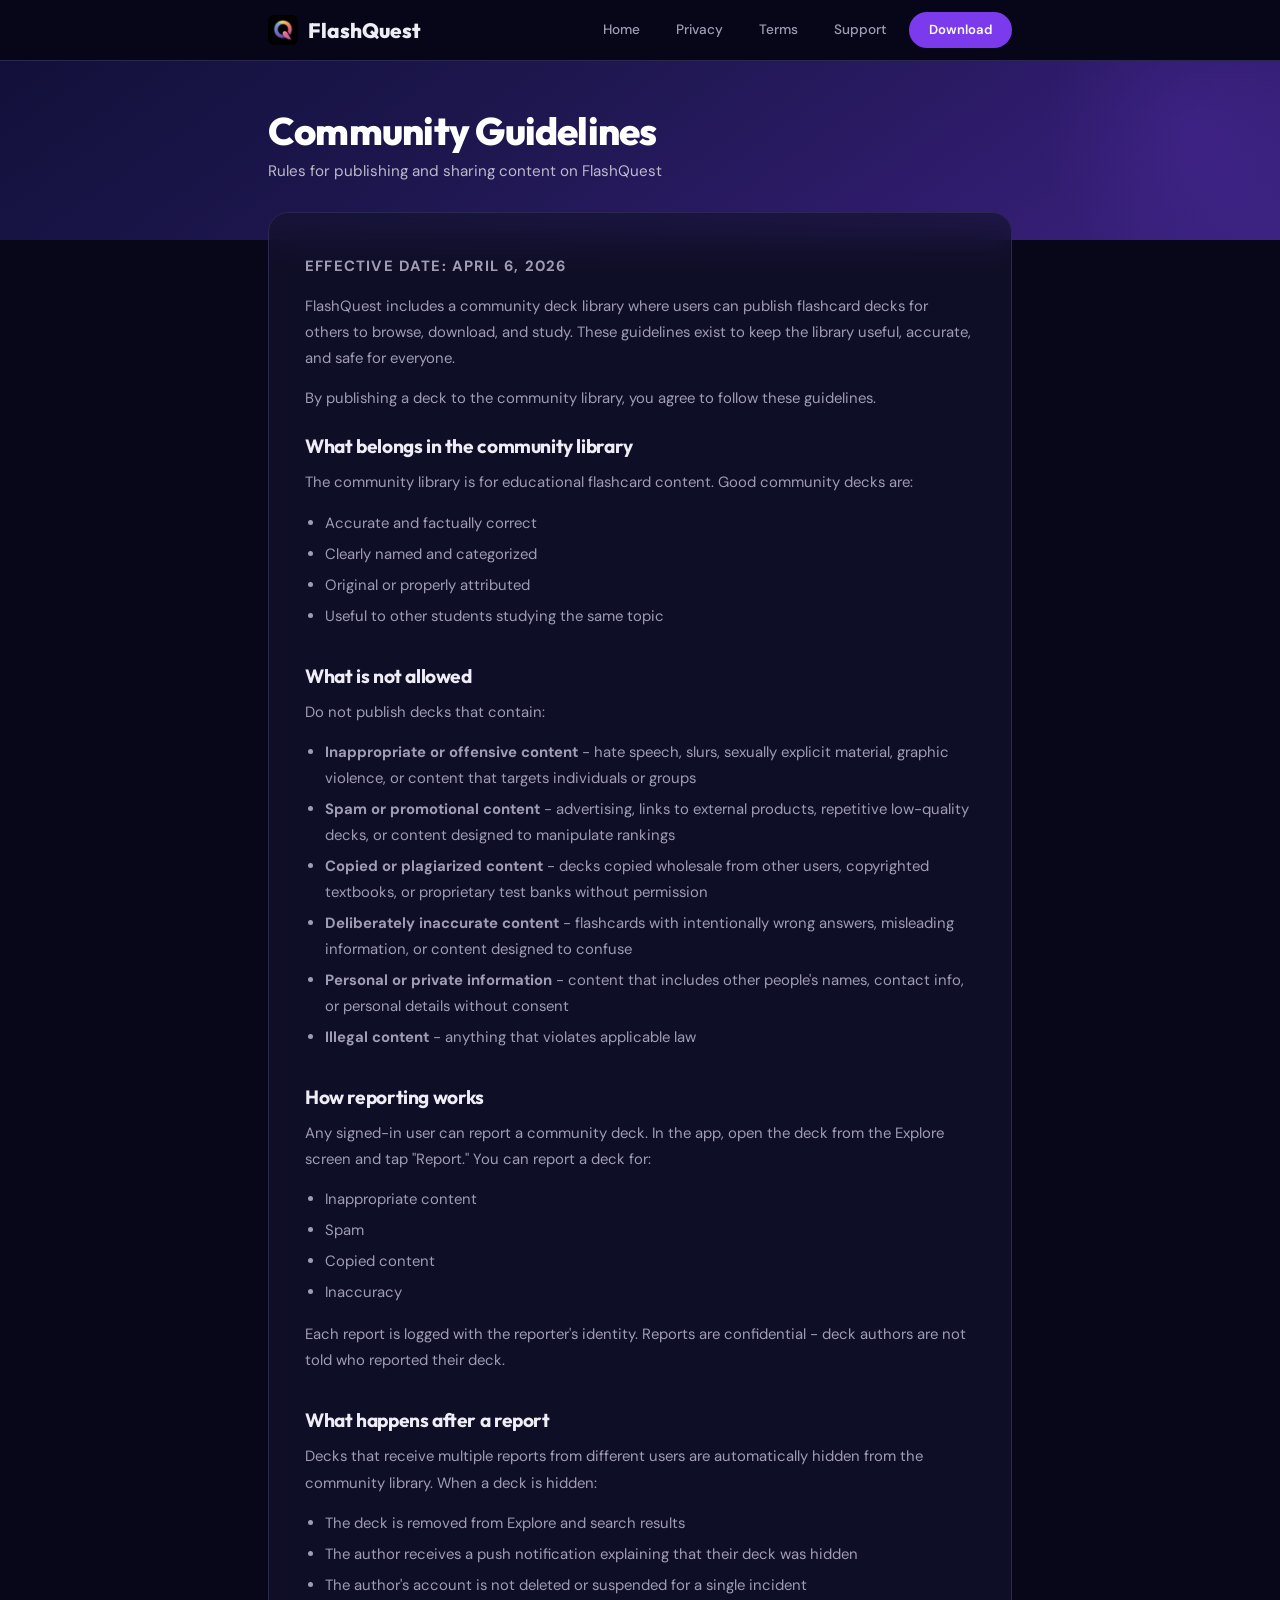
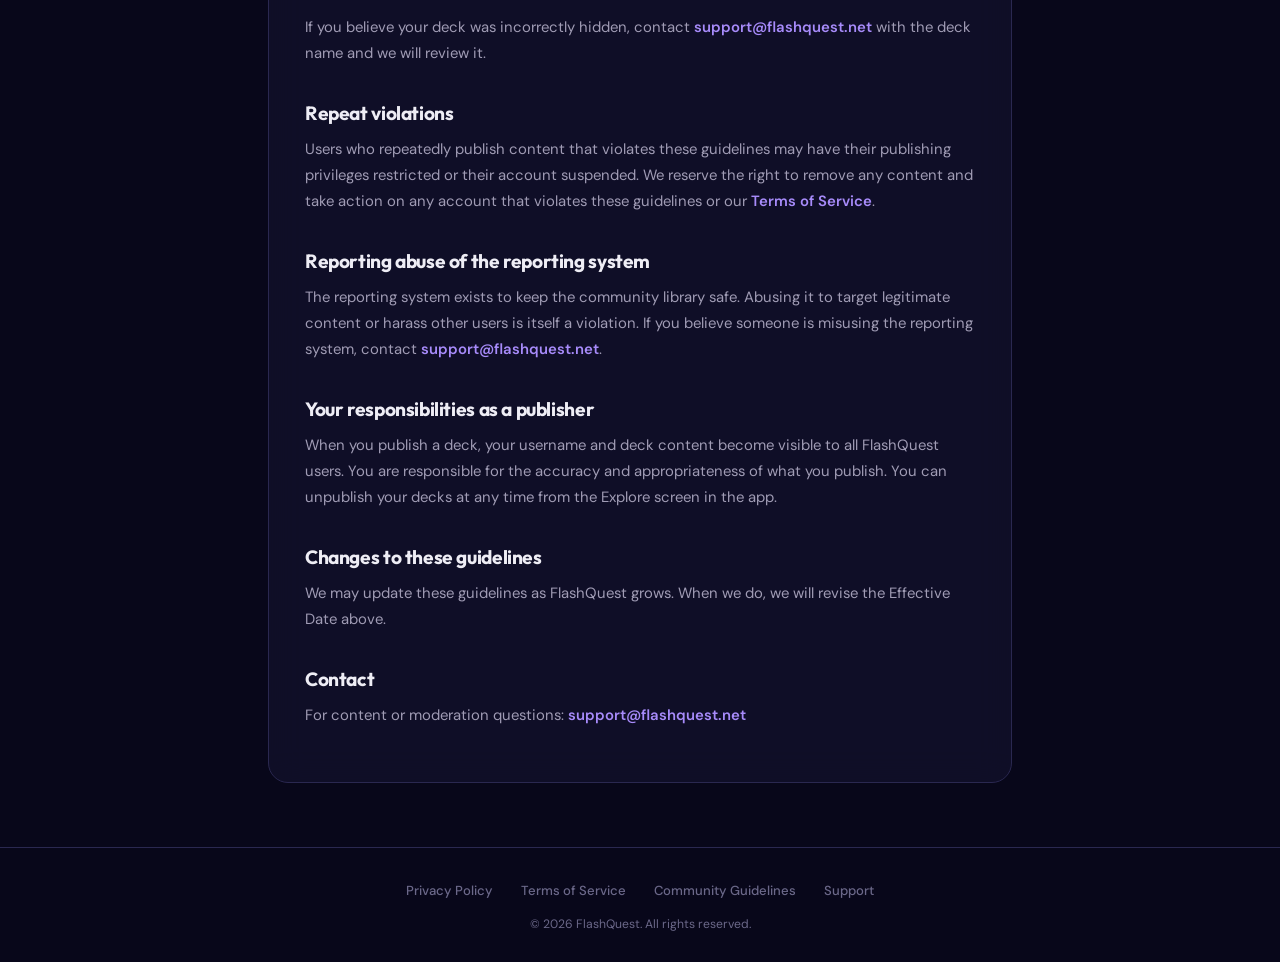
<file: community.html>
<!DOCTYPE html>
<html lang="en">
<head>
<meta charset="UTF-8">
<meta name="viewport" content="width=device-width, initial-scale=1.0">
<title>Community Guidelines - FlashQuest</title>
<meta name="description" content="FlashQuest Community Guidelines - rules for publishing and sharing content in the community deck library.">
<meta name="theme-color" content="#08071A">
<link rel="preconnect" href="https://fonts.googleapis.com">
<link rel="preconnect" href="https://fonts.gstatic.com" crossorigin>
<link href="https://fonts.googleapis.com/css2?family=Outfit:wght@400;500;600;700;800&family=DM+Sans:opsz,wght@9..40,400;9..40,500;9..40,600&display=swap" rel="stylesheet">
<link rel="stylesheet" href="styles.css">
<link rel="icon" type="image/png" href="/favicon.png">
<link rel="apple-touch-icon" href="/apple-touch-icon.png">
<meta property="og:title" content="FlashQuest — Community Guidelines">
<meta property="og:description" content="Community guidelines for FlashQuest's shared decks and multiplayer features.">
<meta property="og:url" content="https://flashquest.net/community.html">
<meta property="og:type" content="website">
<meta property="og:image" content="https://flashquest.net/images/og-image.png">
<meta name="twitter:card" content="summary_large_image">
<meta name="twitter:title" content="FlashQuest — Community Guidelines">
<meta name="twitter:description" content="Community guidelines for FlashQuest's shared decks and multiplayer features.">
<meta name="twitter:image" content="https://flashquest.net/images/og-image.png">
</head>
<body>
<nav class="nav"><div class="nav-inner">
  <a href="/" class="logo"><img src="images/logo.png" alt="" width="30" height="30" style="border-radius:6px">FlashQuest</a>
  <div class="nav-r"><a href="/">Home</a><a href="privacy.html">Privacy</a><a href="terms.html">Terms</a><a href="support.html">Support</a><a href="https://apps.apple.com/app/id6760952587" class="nav-dl">Download</a></div>
</div></nav>

<div class="page-head"><div class="wrap">
  <h1>Community Guidelines</h1>
  <p>Rules for publishing and sharing content on FlashQuest</p>
</div></div>

<!--email_off-->
<main><div class="wrap"><div class="content-card legal">
<p class="effective-date">Effective Date: April 6, 2026</p>

<p>FlashQuest includes a community deck library where users can publish flashcard decks for others to browse, download, and study. These guidelines exist to keep the library useful, accurate, and safe for everyone.</p>
<p>By publishing a deck to the community library, you agree to follow these guidelines.</p>

<h2>What belongs in the community library</h2>
<p>The community library is for educational flashcard content. Good community decks are:</p>
<ul>
  <li>Accurate and factually correct</li>
  <li>Clearly named and categorized</li>
  <li>Original or properly attributed</li>
  <li>Useful to other students studying the same topic</li>
</ul>

<h2>What is not allowed</h2>
<p>Do not publish decks that contain:</p>
<ul>
  <li><strong>Inappropriate or offensive content</strong> - hate speech, slurs, sexually explicit material, graphic violence, or content that targets individuals or groups</li>
  <li><strong>Spam or promotional content</strong> - advertising, links to external products, repetitive low-quality decks, or content designed to manipulate rankings</li>
  <li><strong>Copied or plagiarized content</strong> - decks copied wholesale from other users, copyrighted textbooks, or proprietary test banks without permission</li>
  <li><strong>Deliberately inaccurate content</strong> - flashcards with intentionally wrong answers, misleading information, or content designed to confuse</li>
  <li><strong>Personal or private information</strong> - content that includes other people's names, contact info, or personal details without consent</li>
  <li><strong>Illegal content</strong> - anything that violates applicable law</li>
</ul>

<h2>How reporting works</h2>
<p>Any signed-in user can report a community deck. In the app, open the deck from the Explore screen and tap "Report." You can report a deck for:</p>
<ul>
  <li>Inappropriate content</li>
  <li>Spam</li>
  <li>Copied content</li>
  <li>Inaccuracy</li>
</ul>
<p>Each report is logged with the reporter's identity. Reports are confidential - deck authors are not told who reported their deck.</p>

<h2>What happens after a report</h2>
<p>Decks that receive multiple reports from different users are automatically hidden from the community library. When a deck is hidden:</p>
<ul>
  <li>The deck is removed from Explore and search results</li>
  <li>The author receives a push notification explaining that their deck was hidden</li>
  <li>The author's account is not deleted or suspended for a single incident</li>
</ul>
<p>If you believe your deck was incorrectly hidden, contact <a href="mailto:support@flashquest.net">support@flashquest.net</a> with the deck name and we will review it.</p>

<h2>Repeat violations</h2>
<p>Users who repeatedly publish content that violates these guidelines may have their publishing privileges restricted or their account suspended. We reserve the right to remove any content and take action on any account that violates these guidelines or our <a href="terms.html">Terms of Service</a>.</p>

<h2>Reporting abuse of the reporting system</h2>
<p>The reporting system exists to keep the community library safe. Abusing it to target legitimate content or harass other users is itself a violation. If you believe someone is misusing the reporting system, contact <a href="mailto:support@flashquest.net">support@flashquest.net</a>.</p>

<h2>Your responsibilities as a publisher</h2>
<p>When you publish a deck, your username and deck content become visible to all FlashQuest users. You are responsible for the accuracy and appropriateness of what you publish. You can unpublish your decks at any time from the Explore screen in the app.</p>

<h2>Changes to these guidelines</h2>
<p>We may update these guidelines as FlashQuest grows. When we do, we will revise the Effective Date above.</p>

<h2>Contact</h2>
<p>For content or moderation questions: <a href="mailto:support@flashquest.net">support@flashquest.net</a></p>
</div></div></main>
<!--email_on-->

<footer class="footer"><div class="wrap">
  <div class="footer-links"><a href="privacy.html">Privacy Policy</a><a href="terms.html">Terms of Service</a><a href="community.html">Community Guidelines</a><a href="support.html">Support</a></div>
  <p class="footer-copy">&copy; 2026 FlashQuest. All rights reserved.</p>
</div></footer>
</body>
</html>
</file>
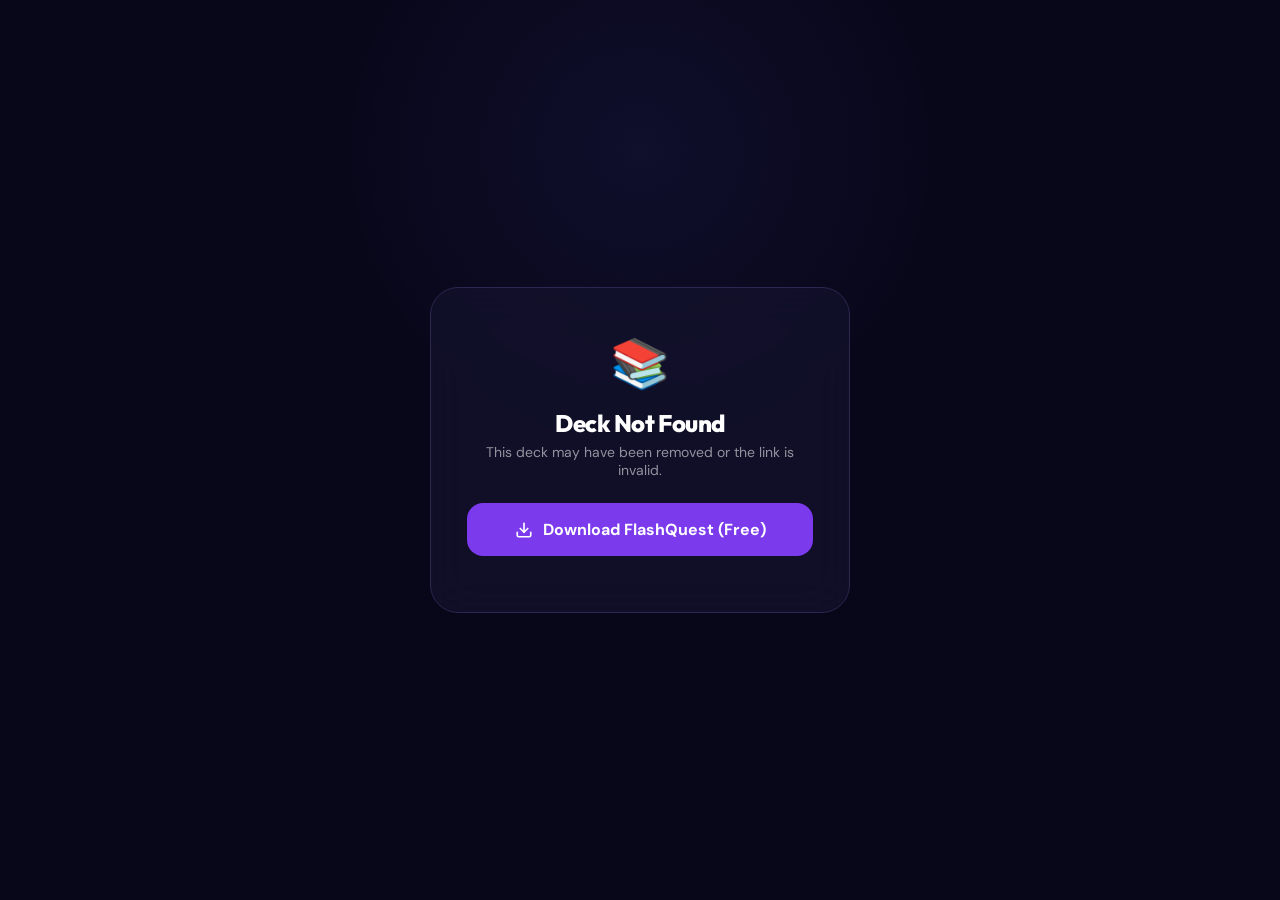
<file: deck.html>
<!DOCTYPE html>
<html lang="en">
<head>
<meta charset="UTF-8">
<meta name="viewport" content="width=device-width, initial-scale=1.0">
<title>FlashQuest Deck</title>
<meta name="theme-color" content="#08071A">
<link rel="icon" type="image/png" href="/favicon.png">
<link rel="apple-touch-icon" href="/apple-touch-icon.png">
<meta property="og:title" content="Check out this deck on FlashQuest">
<meta property="og:description" content="AI-powered flashcards with spaced repetition, quizzes, and multiplayer battles.">
<meta property="og:url" content="https://flashquest.net/deck.html">
<meta property="og:type" content="website">
<meta property="og:image" content="https://flashquest.net/images/og-image.png">
<meta name="twitter:card" content="summary_large_image">
<meta name="twitter:title" content="Check out this deck on FlashQuest">
<meta name="twitter:description" content="AI-powered flashcards with spaced repetition, quizzes, and multiplayer battles.">
<meta name="twitter:image" content="https://flashquest.net/images/og-image.png">
<link rel="preconnect" href="https://fonts.googleapis.com">
<link rel="preconnect" href="https://fonts.gstatic.com" crossorigin>
<link href="https://fonts.googleapis.com/css2?family=Outfit:wght@400;500;600;700;800;900&family=DM+Sans:opsz,wght@9..40,400;9..40,500;9..40,600&display=swap" rel="stylesheet">
<style>
*,*::before,*::after{margin:0;padding:0;box-sizing:border-box}
body{
  font-family:'DM Sans',-apple-system,sans-serif;
  background:#08071A;color:#EEEDF5;
  min-height:100vh;display:flex;flex-direction:column;
  align-items:center;justify-content:center;
  padding:24px;text-align:center;
  -webkit-font-smoothing:antialiased;
  position:relative;overflow:hidden;
}
h1,h2,h3{font-family:'Outfit',sans-serif;letter-spacing:-.02em}
body::before{
  content:'';position:absolute;top:-150px;left:50%;transform:translateX(-50%);
  width:600px;height:600px;border-radius:50%;
  background:radial-gradient(circle,#6366F115,transparent 70%);
  pointer-events:none;
}
.card{
  max-width:420px;width:100%;
  background:rgba(20,19,46,.7);border:1px solid #2A2850;
  border-radius:28px;padding:44px 36px;
  backdrop-filter:blur(20px);-webkit-backdrop-filter:blur(20px);
  position:relative;z-index:1;
  animation:cardIn .6s cubic-bezier(.22,1,.36,1) both;
}
@keyframes cardIn{from{opacity:0;transform:translateY(24px) scale(.97)}to{opacity:1;transform:translateY(0) scale(1)}}
.eyebrow{font-size:11px;font-weight:800;letter-spacing:.14em;text-transform:uppercase;color:#818CF8;margin-bottom:16px}
.title{font-size:24px;font-weight:800;color:#fff;margin-bottom:6px;line-height:1.2}
.meta{font-size:14px;color:rgba(255,255,255,.55);margin-bottom:6px}
.meta strong{color:rgba(255,255,255,.75);font-weight:600}
.description{font-size:14px;color:rgba(255,255,255,.45);line-height:1.55;margin-bottom:16px;text-align:left}
.stats-row{font-size:13px;color:rgba(255,255,255,.35);margin-bottom:20px}
.category-pill{
  display:inline-block;font-size:11px;font-weight:700;
  padding:3px 10px;border-radius:999px;
  background:rgba(99,102,241,.15);color:#A5B4FC;
  margin-left:6px;vertical-align:middle;
}
.preview-label{font-size:11px;font-weight:800;letter-spacing:.14em;text-transform:uppercase;color:rgba(255,255,255,.35);margin-bottom:10px;text-align:left}
.sample-cards{display:flex;flex-direction:column;gap:8px;margin-bottom:24px}
.sample-card{
  padding:12px 14px;border-radius:12px;text-align:left;
  background:rgba(255,255,255,.04);border:1px solid rgba(255,255,255,.07);
}
.sample-q{font-size:13px;font-weight:600;color:#EEEDF5;overflow:hidden;text-overflow:ellipsis;white-space:nowrap;margin:0}
.sample-a{font-size:13px;color:rgba(255,255,255,.45);overflow:hidden;text-overflow:ellipsis;white-space:nowrap;margin:4px 0 0}
.download-btn{
  display:flex;align-items:center;justify-content:center;gap:10px;
  width:100%;padding:16px;border-radius:16px;
  background:#7C3AED;color:#fff;font-weight:700;font-size:16px;
  text-decoration:none;margin-bottom:12px;
  font-family:'DM Sans',sans-serif;transition:all .15s;
}
.download-btn:hover{background:#6D28D9}
.open-btn{
  display:flex;align-items:center;justify-content:center;
  width:100%;padding:14px;border-radius:14px;
  background:rgba(99,102,241,.1);border:1px solid rgba(99,102,241,.2);
  color:#A5B4FC;font-weight:600;font-size:15px;
  text-decoration:none;
  font-family:'DM Sans',sans-serif;cursor:pointer;transition:all .15s;
}
.open-btn:hover{background:rgba(99,102,241,.18)}
.hint{font-size:13px;color:rgba(255,255,255,.3);line-height:1.5;margin-top:20px}
.spinner{
  width:32px;height:32px;margin:24px auto 16px;
  border:3px solid rgba(255,255,255,.08);border-top-color:#818CF8;
  border-radius:50%;animation:spin .7s linear infinite;
}
@keyframes spin{to{transform:rotate(360deg)}}
.error-emoji{font-size:48px;margin-bottom:14px}
.hidden{display:none}
.challenge-banner{
  background:linear-gradient(135deg,rgba(245,158,11,.12),rgba(249,115,22,.12));
  border:1px solid rgba(245,158,11,.25);
  border-radius:16px;padding:18px 20px;margin-bottom:20px;
  text-align:center;
}
.challenge-eyebrow{
  font-size:10px;font-weight:800;letter-spacing:.16em;
  text-transform:uppercase;color:#F59E0B;margin-bottom:8px;
}
.challenge-score{
  font-family:'Outfit',sans-serif;font-size:36px;font-weight:900;
  color:#FBBF24;letter-spacing:-.02em;line-height:1;margin-bottom:6px;
}
.challenge-hook{
  font-size:14px;font-weight:600;color:rgba(255,255,255,.65);margin:0;
}
@media(max-width:480px){
  .card{padding:36px 24px;border-radius:22px}
  .title{font-size:22px}
}
</style>
</head>
<body>

<div class="card">
  <!-- Loading state (shown initially) -->
  <div id="loadingState">
    <div class="eyebrow">FlashQuest Community</div>
    <div class="spinner"></div>
    <p class="meta">Loading deck preview…</p>
  </div>

  <!-- Deck preview (shown after successful fetch) -->
  <div id="deckState" class="hidden">
    <div id="challengeBanner" class="challenge-banner hidden">
      <p class="challenge-eyebrow">🏆 Arena Challenge</p>
      <p class="challenge-score" id="challengeScore"></p>
      <p class="challenge-hook">Can you beat this score?</p>
    </div>
    <div class="eyebrow">FlashQuest Community</div>
    <h1 class="title" id="deckName"></h1>
    <p class="meta"><span id="deckMeta"></span><span class="category-pill" id="deckCategory"></span></p>
    <p class="description hidden" id="deckDescription"></p>
    <p class="stats-row" id="deckStats"></p>

    <div id="sampleSection" class="hidden">
      <p class="preview-label">Preview</p>
      <div class="sample-cards" id="sampleCards"></div>
    </div>

    <a class="open-btn" id="openBtn" href="#">Open in FlashQuest</a>
    <div style="height:12px"></div>
    <a class="download-btn" id="downloadBtn" href="https://apps.apple.com/app/flashquest-ai-flashcards/id6760952587">
      <svg width="18" height="18" viewBox="0 0 24 24" fill="none" stroke="currentColor" stroke-width="2.2" stroke-linecap="round" stroke-linejoin="round"><path d="M21 15v4a2 2 0 0 1-2 2H5a2 2 0 0 1-2-2v-4"/><polyline points="7 10 12 15 17 10"/><line x1="12" y1="15" x2="12" y2="3"/></svg>
      Download FlashQuest (Free)
    </a>
    <p class="hint">Free on iOS and Android</p>
  </div>

  <!-- Error state -->
  <div id="errorState" class="hidden">
    <div class="error-emoji">📚</div>
    <h1 class="title">Deck Not Found</h1>
    <p class="meta" style="margin-bottom:24px">This deck may have been removed or the link is invalid.</p>
    <a class="download-btn" href="https://apps.apple.com/app/flashquest-ai-flashcards/id6760952587">
      <svg width="18" height="18" viewBox="0 0 24 24" fill="none" stroke="currentColor" stroke-width="2.2" stroke-linecap="round" stroke-linejoin="round"><path d="M21 15v4a2 2 0 0 1-2 2H5a2 2 0 0 1-2-2v-4"/><polyline points="7 10 12 15 17 10"/><line x1="12" y1="15" x2="12" y2="3"/></svg>
      Download FlashQuest (Free)
    </a>
  </div>
</div>

<script>
(function() {
  var SUPABASE_URL = 'https://jzmijoxkcunyjkdpohvj.supabase.co';
  var SUPABASE_ANON_KEY = 'sb_publishable_VMGcr1fDD4rl7lP8VnYwEg___4uGMLP';

  var params = new URLSearchParams(window.location.search);
  var deckId = (params.get('id') || '').trim();
  var challengeScore = parseInt(params.get('score') || '', 10);

  if (!deckId) {
    showError();
    return;
  }

  var deepLink = 'flashquest://explore?deckId=' + encodeURIComponent(deckId);

  // Attempt to open app immediately
  setTimeout(function() {
    window.location.href = deepLink;
  }, 200);

  // Fetch deck preview
  var controller = typeof AbortController !== 'undefined' ? new AbortController() : null;
  var timeoutId = setTimeout(function() {
    if (controller) controller.abort();
    showError();
  }, 6000);

  fetch(SUPABASE_URL + '/rest/v1/rpc/get_deck_preview', {
    method: 'POST',
    headers: {
      'apikey': SUPABASE_ANON_KEY,
      'Content-Type': 'application/json'
    },
    body: JSON.stringify({ deck_id: deckId }),
    signal: controller ? controller.signal : undefined
  })
  .then(function(res) { return res.json(); })
  .then(function(data) {
    clearTimeout(timeoutId);
    if (!data || data.error) {
      showError();
      return;
    }
    showDeck(data, deepLink);
  })
  .catch(function() {
    clearTimeout(timeoutId);
    showError();
  });

  function showDeck(d, link) {
    document.getElementById('loadingState').classList.add('hidden');
    document.getElementById('deckState').classList.remove('hidden');

    document.getElementById('deckName').textContent = d.name || 'Untitled Deck';
    document.getElementById('deckMeta').textContent = (d.card_count || 0) + ' cards · by ' + (d.publisher_name || 'Anonymous');
    document.getElementById('deckCategory').textContent = d.category || 'General';

    if (d.description && d.description.length > 0) {
      var descEl = document.getElementById('deckDescription');
      descEl.textContent = d.description.length > 140 ? d.description.slice(0, 137) + '…' : d.description;
      descEl.classList.remove('hidden');
    }

    var statsText = [];
    if (d.downloads > 0) statsText.push(d.downloads + (d.downloads === 1 ? ' download' : ' downloads'));
    if (d.up_votes > 0) statsText.push(d.up_votes + (d.up_votes === 1 ? ' upvote' : ' upvotes'));
    if (statsText.length > 0) {
      document.getElementById('deckStats').textContent = statsText.join(' · ');
    }

    if (d.sample_cards && d.sample_cards.length > 0) {
      var section = document.getElementById('sampleSection');
      section.classList.remove('hidden');
      var container = document.getElementById('sampleCards');
      for (var i = 0; i < d.sample_cards.length; i++) {
        var card = d.sample_cards[i];
        var el = document.createElement('div');
        el.className = 'sample-card';
        el.innerHTML = '<p class="sample-q">Q: ' + escapeHtml(truncate(card.question, 80)) + '</p>'
                     + '<p class="sample-a">A: ' + escapeHtml(truncate(card.answer, 80)) + '</p>';
        container.appendChild(el);
      }
    }

    document.getElementById('openBtn').href = link;

    // Challenge banner: show score if present and valid
    if (challengeScore > 0 && Number.isFinite(challengeScore)) {
      document.getElementById('challengeScore').textContent = challengeScore.toLocaleString() + ' pts';
      document.getElementById('challengeBanner').classList.remove('hidden');
      document.getElementById('openBtn').textContent = 'Accept Challenge';
      document.title = 'Beat ' + challengeScore + ' pts on ' + (d.name || 'this deck') + ' — FlashQuest';
    } else {
      // Update page title (no challenge)
      document.title = (d.name || 'Deck') + ' — FlashQuest';
    }
  }

  function showError() {
    document.getElementById('loadingState').classList.add('hidden');
    document.getElementById('errorState').classList.remove('hidden');
  }

  function truncate(str, len) {
    if (!str) return '';
    return str.length > len ? str.slice(0, len - 1) + '…' : str;
  }

  function escapeHtml(str) {
    var div = document.createElement('div');
    div.appendChild(document.createTextNode(str));
    return div.innerHTML;
  }
})();
</script>
</body>
</html>
</file>
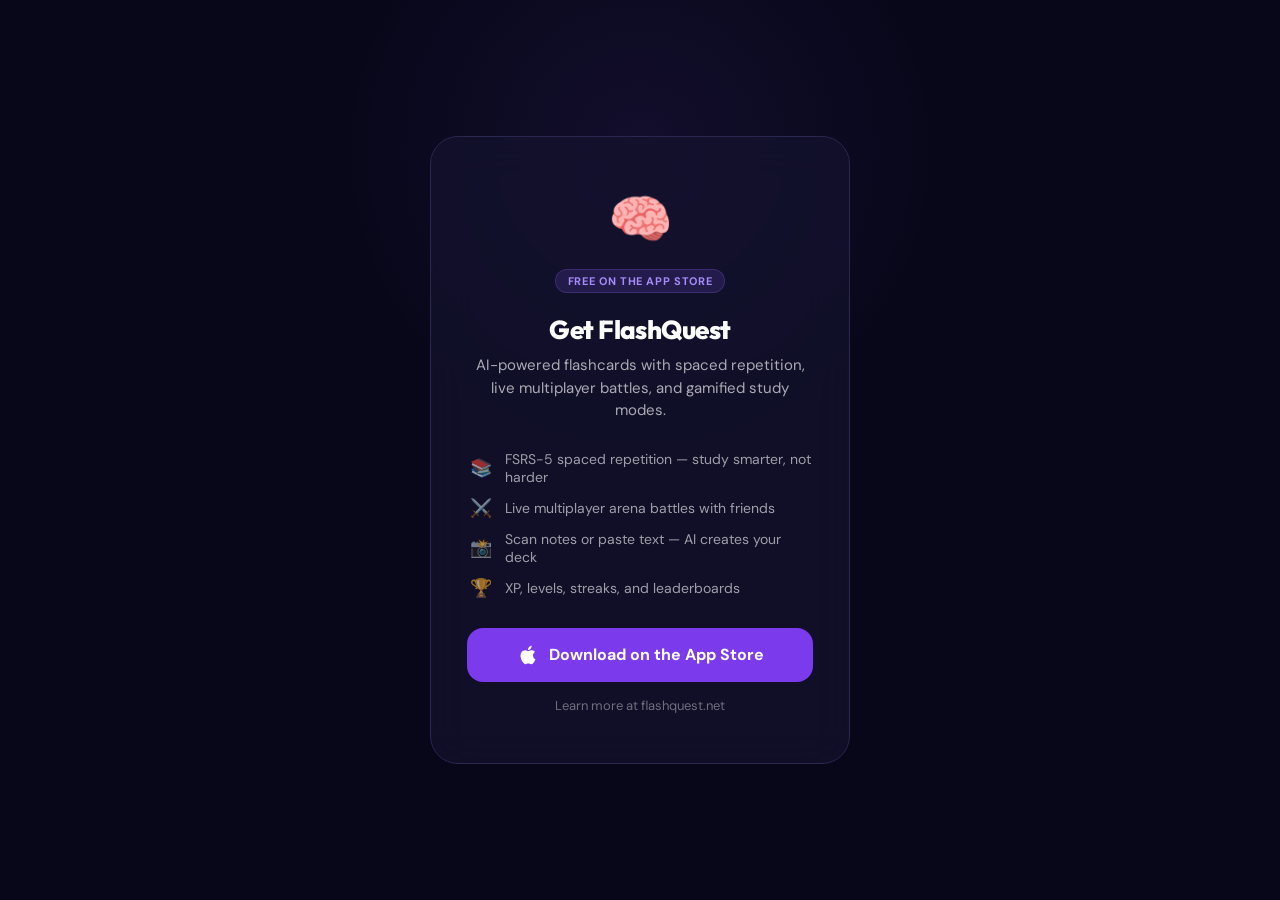
<file: get.html>
<!DOCTYPE html>
<html lang="en">
<head>
<meta charset="UTF-8">
<meta name="viewport" content="width=device-width, initial-scale=1.0">
<title>Get FlashQuest — AI Flashcards</title>
<meta name="theme-color" content="#08071A">
<link rel="icon" type="image/png" href="/favicon.png">
<link rel="apple-touch-icon" href="/apple-touch-icon.png">
<meta property="og:title" content="Get FlashQuest">
<meta property="og:description" content="AI-powered flashcards with spaced repetition, live multiplayer battles, and gamified study modes. Free on the App Store.">
<meta property="og:url" content="https://flashquest.net/get">
<meta property="og:type" content="website">
<meta property="og:image" content="https://flashquest.net/images/og-image.png">
<meta name="twitter:card" content="summary_large_image">
<meta name="twitter:title" content="Get FlashQuest">
<meta name="twitter:description" content="AI-powered flashcards with spaced repetition, live multiplayer battles, and gamified study modes. Free on the App Store.">
<meta name="twitter:image" content="https://flashquest.net/images/og-image.png">
<link rel="preconnect" href="https://fonts.googleapis.com">
<link rel="preconnect" href="https://fonts.gstatic.com" crossorigin>
<link href="https://fonts.googleapis.com/css2?family=Outfit:wght@400;500;600;700;800;900&family=DM+Sans:opsz,wght@9..40,400;9..40,500;9..40,600&display=swap" rel="stylesheet">
<script>
(function(){
  var ua = navigator.userAgent || '';
  var iOS = /iPhone|iPad|iPod/i.test(ua);
  var android = /Android/i.test(ua);
  var appStore = 'https://apps.apple.com/app/flashquest-ai-flashcards/id6760952587';
  // Uncomment when Play Store listing is live:
  // var playStore = 'https://play.google.com/store/apps/details?id=net.flashquest.app';
  if (iOS) { window.location.replace(appStore); }
  // if (android && playStore) { window.location.replace(playStore); }
})();
</script>
<style>
*,*::before,*::after{margin:0;padding:0;box-sizing:border-box}
body{
  font-family:'DM Sans',-apple-system,sans-serif;
  background:#08071A;color:#EEEDF5;
  min-height:100vh;display:flex;flex-direction:column;
  align-items:center;justify-content:center;
  padding:24px;text-align:center;
  -webkit-font-smoothing:antialiased;
  position:relative;overflow:hidden;
}
h1,h2,h3{font-family:'Outfit',sans-serif;letter-spacing:-.02em}
body::before{
  content:'';position:absolute;top:-150px;left:50%;transform:translateX(-50%);
  width:600px;height:600px;border-radius:50%;
  background:radial-gradient(circle,#8B5CF615,transparent 70%);
  pointer-events:none;
}
.card{
  max-width:420px;width:100%;
  background:rgba(20,19,46,.7);border:1px solid #2A2850;
  border-radius:28px;padding:48px 36px;
  backdrop-filter:blur(20px);-webkit-backdrop-filter:blur(20px);
  position:relative;z-index:1;
}
.emoji{font-size:52px;margin-bottom:16px}
.title{font-size:26px;font-weight:800;margin-bottom:8px;color:#fff}
.subtitle{font-size:15px;color:rgba(255,255,255,.65);line-height:1.5;margin-bottom:28px}
.features{
  display:flex;flex-direction:column;gap:10px;
  margin-bottom:28px;text-align:left;
}
.feature{
  display:flex;align-items:center;gap:10px;
  font-size:14px;color:rgba(255,255,255,.6);
}
.feature-icon{font-size:18px;width:28px;text-align:center;flex-shrink:0}
.download-btn{
  display:flex;align-items:center;justify-content:center;gap:10px;
  width:100%;padding:16px;border-radius:16px;
  background:#7C3AED;color:#fff;font-weight:700;font-size:16px;
  text-decoration:none;margin-bottom:12px;
  font-family:'DM Sans',sans-serif;transition:all .15s;
}
.download-btn:hover{background:#6D28D9}
.download-btn svg{width:22px;height:22px;fill:currentColor}
.secondary-link{
  font-size:13px;color:rgba(255,255,255,.4);
  text-decoration:none;transition:color .15s;
}
.secondary-link:hover{color:rgba(255,255,255,.6)}
.badge{
  display:inline-block;font-size:11px;font-weight:700;
  color:#A78BFA;background:rgba(139,92,246,.15);
  border:1px solid rgba(139,92,246,.25);
  border-radius:100px;padding:4px 12px;
  letter-spacing:.06em;margin-bottom:20px;
}
</style>
</head>
<body>
<div class="card">
  <div class="emoji">🧠</div>
  <div class="badge">FREE ON THE APP STORE</div>
  <h1 class="title">Get FlashQuest</h1>
  <p class="subtitle">AI-powered flashcards with spaced repetition, live multiplayer battles, and gamified study modes.</p>

  <div class="features">
    <div class="feature"><span class="feature-icon">📚</span> FSRS-5 spaced repetition — study smarter, not harder</div>
    <div class="feature"><span class="feature-icon">⚔️</span> Live multiplayer arena battles with friends</div>
    <div class="feature"><span class="feature-icon">📸</span> Scan notes or paste text — AI creates your deck</div>
    <div class="feature"><span class="feature-icon">🏆</span> XP, levels, streaks, and leaderboards</div>
  </div>

  <a class="download-btn" href="https://apps.apple.com/app/flashquest-ai-flashcards/id6760952587">
    <svg viewBox="0 0 24 24"><path d="M18.71 19.5c-.83 1.24-1.71 2.45-3.05 2.47-1.34.03-1.77-.79-3.29-.79-1.53 0-2 .77-3.27.82-1.31.05-2.3-1.32-3.14-2.53C4.25 17 2.94 12.45 4.7 9.39c.87-1.52 2.43-2.48 4.12-2.51 1.28-.02 2.5.87 3.29.87.78 0 2.26-1.07 3.8-.91.65.03 2.47.26 3.64 1.98-.09.06-2.17 1.28-2.15 3.81.03 3.02 2.65 4.03 2.68 4.04-.03.07-.42 1.44-1.38 2.83M13 3.5c.73-.83 1.94-1.46 2.94-1.5.13 1.17-.34 2.35-1.04 3.19-.69.85-1.83 1.51-2.95 1.42-.15-1.15.41-2.35 1.05-3.11z"/></svg>
    Download on the App Store
  </a>

  <a class="secondary-link" href="/">Learn more at flashquest.net</a>
</div>
</body>
</html>
</file>
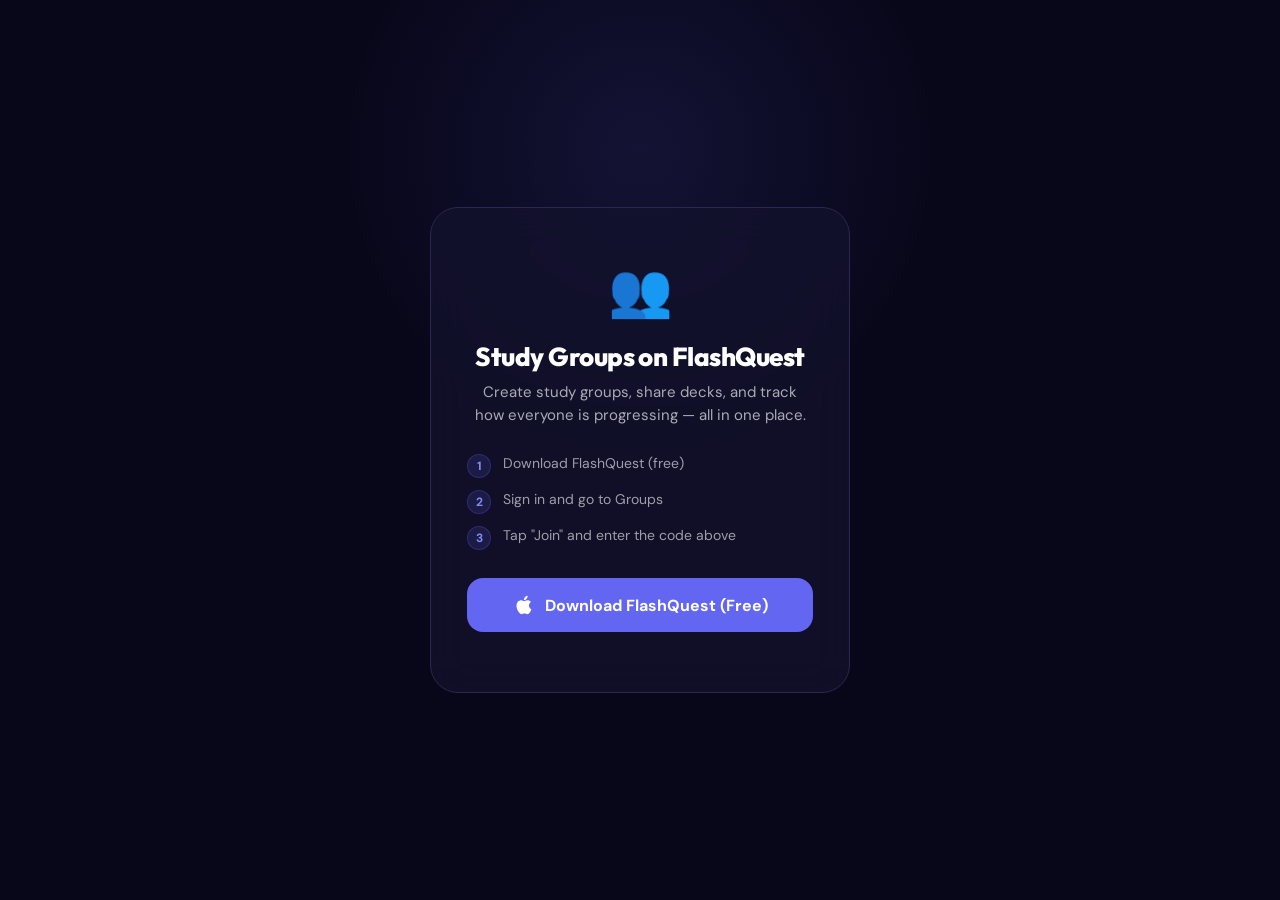
<file: group.html>
<!DOCTYPE html>
<html lang="en">
<head>
<meta charset="UTF-8">
<meta name="viewport" content="width=device-width, initial-scale=1.0">
<title>Join a Study Group on FlashQuest</title>
<meta name="theme-color" content="#08071A">
<link rel="icon" type="image/png" href="/favicon.png">
<link rel="apple-touch-icon" href="/apple-touch-icon.png">
<meta property="og:title" content="Join a Study Group on FlashQuest">
<meta property="og:description" content="Someone invited you to their study group. Join to get shared decks, track your progress, and study together.">
<meta property="og:url" content="https://flashquest.net/group">
<meta property="og:type" content="website">
<meta property="og:image" content="https://flashquest.net/images/og-image.png">
<meta name="twitter:card" content="summary_large_image">
<meta name="twitter:title" content="Join a Study Group on FlashQuest">
<meta name="twitter:description" content="Someone invited you to their study group. Join to get shared decks, track your progress, and study together.">
<meta name="twitter:image" content="https://flashquest.net/images/og-image.png">
<link rel="preconnect" href="https://fonts.googleapis.com">
<link rel="preconnect" href="https://fonts.gstatic.com" crossorigin>
<link href="https://fonts.googleapis.com/css2?family=Outfit:wght@400;500;600;700;800;900&family=DM+Sans:opsz,wght@9..40,400;9..40,500;9..40,600&display=swap" rel="stylesheet">
<style>
*,*::before,*::after{margin:0;padding:0;box-sizing:border-box}
body{
  font-family:'DM Sans',-apple-system,sans-serif;
  background:#08071A;color:#EEEDF5;
  min-height:100vh;display:flex;flex-direction:column;
  align-items:center;justify-content:center;
  padding:24px;text-align:center;
  -webkit-font-smoothing:antialiased;
  position:relative;overflow:hidden;
}
h1,h2,h3{font-family:'Outfit',sans-serif;letter-spacing:-.02em}
body::before{
  content:'';position:absolute;top:-150px;left:50%;transform:translateX(-50%);
  width:600px;height:600px;border-radius:50%;
  background:radial-gradient(circle,#6366f120,transparent 70%);
  pointer-events:none;
}
.card{
  max-width:420px;width:100%;
  background:rgba(20,19,46,.7);border:1px solid #2A2850;
  border-radius:28px;padding:48px 36px;
  backdrop-filter:blur(20px);-webkit-backdrop-filter:blur(20px);
  position:relative;z-index:1;
}
.emoji{font-size:52px;margin-bottom:16px}
.title{font-size:26px;font-weight:800;margin-bottom:8px;color:#fff}
.subtitle{font-size:15px;color:rgba(255,255,255,.65);line-height:1.5;margin-bottom:28px}
.code-label{font-size:12px;color:rgba(255,255,255,.45);text-transform:uppercase;letter-spacing:.08em;margin-bottom:4px}
.code-box{
  display:flex;align-items:center;justify-content:center;gap:12px;
  background:rgba(99,102,241,.1);border:1px solid rgba(99,102,241,.25);
  border-radius:14px;padding:14px 20px;margin-bottom:24px;
}
.code-value{font-family:'Outfit',monospace;font-size:22px;font-weight:700;color:#818CF8;letter-spacing:.06em}
.copy-btn{
  background:rgba(99,102,241,.2);border:1px solid rgba(99,102,241,.3);
  color:#818CF8;border-radius:10px;padding:8px 14px;
  font-size:13px;font-weight:600;cursor:pointer;
  font-family:'DM Sans',sans-serif;transition:all .15s;
}
.copy-btn:hover{background:rgba(99,102,241,.3)}
.copy-btn.copied{background:rgba(16,185,129,.15);border-color:rgba(16,185,129,.3);color:#34D399}
.steps{
  display:flex;flex-direction:column;gap:12px;
  margin-bottom:28px;text-align:left;
}
.step{
  display:flex;align-items:flex-start;gap:12px;
  font-size:14px;color:rgba(255,255,255,.6);line-height:1.4;
}
.step-num{
  width:24px;height:24px;border-radius:12px;flex-shrink:0;
  display:flex;align-items:center;justify-content:center;
  background:rgba(99,102,241,.15);border:1px solid rgba(99,102,241,.25);
  color:#818CF8;font-size:12px;font-weight:700;
}
.open-btn{
  display:flex;align-items:center;justify-content:center;
  width:100%;padding:14px;border-radius:14px;
  background:rgba(99,102,241,.1);border:1px solid rgba(99,102,241,.2);
  color:#818CF8;font-weight:700;font-size:15px;
  text-decoration:none;margin-bottom:12px;
  font-family:'DM Sans',sans-serif;transition:all .15s;
}
.open-btn:hover{background:rgba(99,102,241,.18)}
.download-btn{
  display:flex;align-items:center;justify-content:center;gap:10px;
  width:100%;padding:16px;border-radius:16px;
  background:#6366f1;color:#fff;font-weight:700;font-size:16px;
  text-decoration:none;margin-bottom:12px;
  font-family:'DM Sans',sans-serif;transition:all .15s;
}
.download-btn:hover{background:#4f46e5}
.download-btn svg{width:22px;height:22px;fill:currentColor}
.hint{font-size:12px;color:rgba(255,255,255,.35);line-height:1.5;margin-top:4px}
.hint strong{color:rgba(255,255,255,.55)}
</style>
</head>
<body>

<div class="card">
  <div class="emoji">👥</div>
  <h1 class="title" id="title">Join a Study Group</h1>
  <p class="subtitle" id="subtitle">Someone invited you to study together on FlashQuest. Join to get shared decks and track your progress.</p>

  <div class="code-label">Group code</div>
  <div class="code-box">
    <span class="code-value" id="codeDisplay">...</span>
    <button class="copy-btn" id="copyBtn" onclick="copyCode()">Copy</button>
  </div>

  <div class="steps">
    <div class="step"><span class="step-num">1</span> Download FlashQuest (free)</div>
    <div class="step"><span class="step-num">2</span> Sign in and go to Groups</div>
    <div class="step"><span class="step-num">3</span> Tap "Join" and enter the code above</div>
  </div>

  <a class="open-btn" id="openBtn" href="#">Already have FlashQuest? Open App</a>

  <a class="download-btn" href="https://apps.apple.com/app/flashquest-ai-flashcards/id6760952587" id="downloadBtn">
    <svg viewBox="0 0 24 24"><path d="M18.71 19.5c-.83 1.24-1.71 2.45-3.05 2.47-1.34.03-1.77-.79-3.29-.79-1.53 0-2 .77-3.27.82-1.31.05-2.3-1.32-3.14-2.53C4.25 17 2.94 12.45 4.7 9.39c.87-1.52 2.43-2.48 4.12-2.51 1.28-.02 2.5.87 3.29.87.78 0 2.26-1.07 3.8-.91.65.03 2.47.26 3.64 1.98-.09.06-2.17 1.28-2.15 3.81.03 3.02 2.65 4.03 2.68 4.04-.03.07-.42 1.44-1.38 2.83M13 3.5c.73-.83 1.94-1.46 2.94-1.5.13 1.17-.34 2.35-1.04 3.19-.69.85-1.83 1.51-2.95 1.42-.15-1.15.41-2.35 1.05-3.11z"/></svg>
    Download FlashQuest (Free)
  </a>

  <p class="hint">After downloading, enter code <strong id="codeHint">...</strong> in Groups → Join.</p>
</div>

<script>
var pathParts = window.location.pathname.replace(/\.html$/, '').split('/').filter(Boolean);
var code = (pathParts.length > 1 ? pathParts[pathParts.length - 1] : '').toUpperCase();

if (!code) {
  var params = new URLSearchParams(window.location.search);
  code = (params.get('code') || '').trim().toUpperCase();
}

if (code) {
  document.getElementById('codeDisplay').textContent = code;
  document.getElementById('codeHint').textContent = code;
  document.getElementById('openBtn').href = 'flashquest://groups?joinCode=' + encodeURIComponent(code);
} else {
  document.getElementById('title').textContent = 'Study Groups on FlashQuest';
  document.getElementById('subtitle').textContent = 'Create study groups, share decks, and track how everyone is progressing — all in one place.';
  document.getElementById('codeDisplay').parentElement.style.display = 'none';
  document.querySelector('.code-label').style.display = 'none';
  document.getElementById('codeHint').parentElement.style.display = 'none';
  document.getElementById('openBtn').style.display = 'none';
}

function copyCode() {
  if (!code) return;
  navigator.clipboard.writeText(code).then(function() {
    var btn = document.getElementById('copyBtn');
    btn.textContent = 'Copied!';
    btn.classList.add('copied');
    setTimeout(function() {
      btn.textContent = 'Copy';
      btn.classList.remove('copied');
    }, 2000);
  }).catch(function() {});
}
</script>
</body>
</html>
</file>
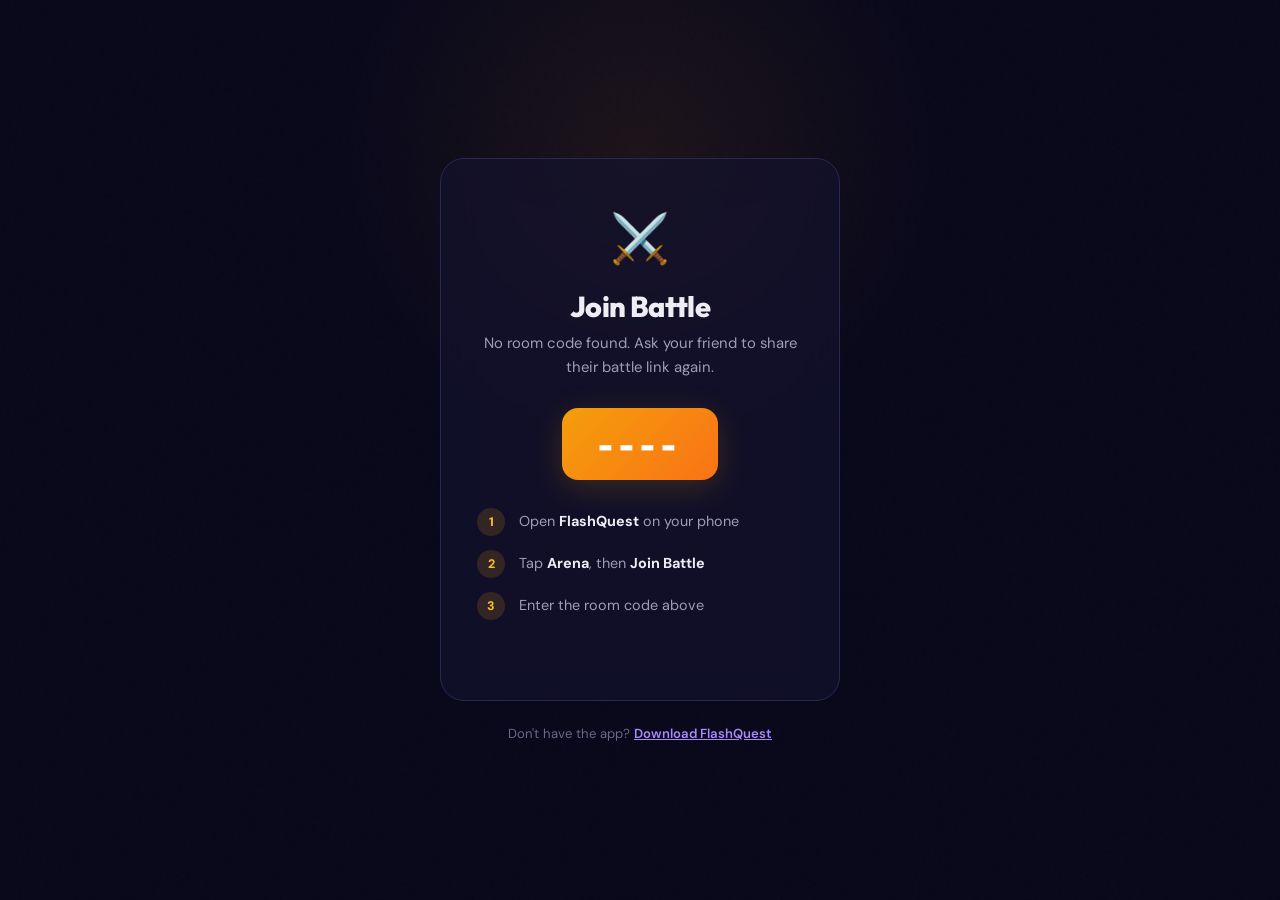
<file: join.html>
<!DOCTYPE html>
<html lang="en">
<head>
<meta charset="UTF-8">
<meta name="viewport" content="width=device-width, initial-scale=1.0">
<title>Join Battle - FlashQuest</title>
<meta name="description" content="Join a FlashQuest Arena battle room.">
<meta name="theme-color" content="#08071A">
<link rel="preconnect" href="https://fonts.googleapis.com">
<link rel="preconnect" href="https://fonts.gstatic.com" crossorigin>
<link href="https://fonts.googleapis.com/css2?family=Outfit:wght@400;500;600;700;800;900&family=DM+Sans:opsz,wght@9..40,400;9..40,500;9..40,600&display=swap" rel="stylesheet">
<style>
*,*::before,*::after{margin:0;padding:0;box-sizing:border-box}
body{
  font-family:'DM Sans',-apple-system,sans-serif;
  background:#08071A;color:#EEEDF5;
  min-height:100vh;display:flex;flex-direction:column;
  align-items:center;justify-content:center;
  padding:24px;text-align:center;
  -webkit-font-smoothing:antialiased;
  position:relative;overflow:hidden;
}
h1,h2,h3{font-family:'Outfit',sans-serif;letter-spacing:-.02em}
body::before{
  content:'';position:absolute;top:-150px;left:50%;transform:translateX(-50%);
  width:600px;height:600px;border-radius:50%;
  background:radial-gradient(circle,#F59E0B15,transparent 70%);
  pointer-events:none;
}
body::after{
  content:'';position:absolute;inset:0;
  background:url("data:image/svg+xml,%3Csvg viewBox='0 0 256 256' xmlns='http://www.w3.org/2000/svg'%3E%3Cfilter id='n'%3E%3CfeTurbulence type='fractalNoise' baseFrequency='0.9' numOctaves='4' stitchTiles='stitch'/%3E%3C/filter%3E%3Crect width='100%25' height='100%25' filter='url(%23n)' opacity='0.04'/%3E%3C/svg%3E");
  opacity:.4;pointer-events:none;
}
.join-card{
  max-width:400px;width:100%;
  background:rgba(20,19,46,.7);border:1px solid #2A2850;
  border-radius:24px;padding:48px 36px;
  backdrop-filter:blur(20px);-webkit-backdrop-filter:blur(20px);
  position:relative;z-index:1;
  animation:cardIn .6s cubic-bezier(.22,1,.36,1) both;
}
@keyframes cardIn{from{opacity:0;transform:translateY(24px) scale(.97)}to{opacity:1;transform:translateY(0) scale(1)}}
.join-icon{font-size:48px;margin-bottom:18px;display:block}
.join-title{font-size:1.8rem;font-weight:800;margin-bottom:8px}
.join-sub{font-size:.93rem;color:#A09CB5;margin-bottom:28px;line-height:1.6}
.room-code{
  display:inline-flex;align-items:center;gap:8px;
  background:linear-gradient(135deg,#F59E0B,#F97316);
  color:#fff;font-family:'Outfit',sans-serif;
  font-size:2rem;font-weight:900;letter-spacing:6px;
  padding:16px 36px;border-radius:16px;margin-bottom:28px;
  box-shadow:0 8px 32px #F59E0B30;
  animation:codePulse 3s ease infinite;
}
@keyframes codePulse{0%,100%{box-shadow:0 8px 32px #F59E0B30}50%{box-shadow:0 8px 40px #F59E0B50}}
.steps{text-align:left;margin-bottom:32px}
.step{display:flex;align-items:flex-start;gap:14px;margin-bottom:14px}
.step:last-child{margin-bottom:0}
.step-n{
  width:28px;height:28px;border-radius:50%;flex-shrink:0;
  background:rgba(245,158,11,.15);color:#FBBF24;
  font-size:.78rem;font-weight:800;
  display:grid;place-items:center;
}
.step-t{font-size:.9rem;color:#A09CB5;line-height:1.5;padding-top:3px}
.step-t strong{color:#EEEDF5}
.join-cta{
  display:flex;align-items:center;justify-content:center;
  width:100%;height:52px;
  background:linear-gradient(135deg,#F59E0B,#F97316);
  color:#fff;font-family:'Outfit',sans-serif;
  font-size:1rem;font-weight:700;border-radius:14px;
  text-decoration:none;border:none;cursor:pointer;
  transition:transform .2s,box-shadow .2s;
}
.join-cta:hover{transform:translateY(-2px);box-shadow:0 8px 28px #F59E0B40}
.join-footer{
  margin-top:24px;font-size:.82rem;color:#6B6889;
  position:relative;z-index:1;
  animation:cardIn .6s .15s cubic-bezier(.22,1,.36,1) both;
}
.join-footer a{color:#A78BFA;font-weight:600}
.join-footer a:hover{color:#C4B5FD}
.no-code{color:#A09CB5;font-size:.9rem}
</style>
<link rel="icon" type="image/png" href="/favicon.png">
<link rel="apple-touch-icon" href="/apple-touch-icon.png">
<meta property="og:title" content="FlashQuest — Join a Battle">
<meta property="og:description" content="Join a FlashQuest Arena battle. Enter the room code to compete in real-time flashcard battles.">
<meta property="og:url" content="https://flashquest.net/join.html">
<meta property="og:type" content="website">
<meta property="og:image" content="https://flashquest.net/images/og-image.png">
<meta name="twitter:card" content="summary_large_image">
<meta name="twitter:title" content="FlashQuest — Join a Battle">
<meta name="twitter:description" content="Join a FlashQuest Arena battle. Enter the room code to compete in real-time flashcard battles.">
<meta name="twitter:image" content="https://flashquest.net/images/og-image.png">
</head>
<body>

<div class="join-card" id="joinCard">
  <span class="join-icon">&#x2694;&#xFE0F;</span>
  <h1 class="join-title">Join Battle</h1>
  <p class="join-sub">You've been invited to a FlashQuest Arena battle!</p>

  <div class="room-code" id="roomCode"></div>

  <div class="steps">
    <div class="step">
      <div class="step-n">1</div>
      <div class="step-t">Open <strong>FlashQuest</strong> on your phone</div>
    </div>
    <div class="step">
      <div class="step-n">2</div>
      <div class="step-t">Tap <strong>Arena</strong>, then <strong>Join Battle</strong></div>
    </div>
    <div class="step">
      <div class="step-n">3</div>
      <div class="step-t">Enter the room code above</div>
    </div>
  </div>

  <a href="#" class="join-cta" id="openApp">Open FlashQuest</a>
</div>

<p class="join-footer">
  Don't have the app? <a href="/">Download FlashQuest</a>
</p>

<script>
(function() {
  var params = new URLSearchParams(window.location.search);
  var code = params.get('code');

  if (!code) {
    var path = window.location.pathname;
    var match = path.match(/\/join\/?([A-Za-z0-9]+)/);
    if (match) code = match[1];
  }

  var codeEl = document.getElementById('roomCode');
  var ctaEl = document.getElementById('openApp');

  if (code) {
    code = code.toUpperCase().slice(0, 8);
    codeEl.textContent = code;
    var deepLink = 'flashquest://arena/join?code=' + code;
    ctaEl.href = deepLink;

    setTimeout(function() {
      window.location.href = deepLink;
    }, 300);
  } else {
    codeEl.textContent = '----';
    ctaEl.style.display = 'none';
    var sub = document.querySelector('.join-sub');
    if (sub) sub.textContent = 'No room code found. Ask your friend to share their battle link again.';
  }
})();
</script>
</body>
</html>
</file>
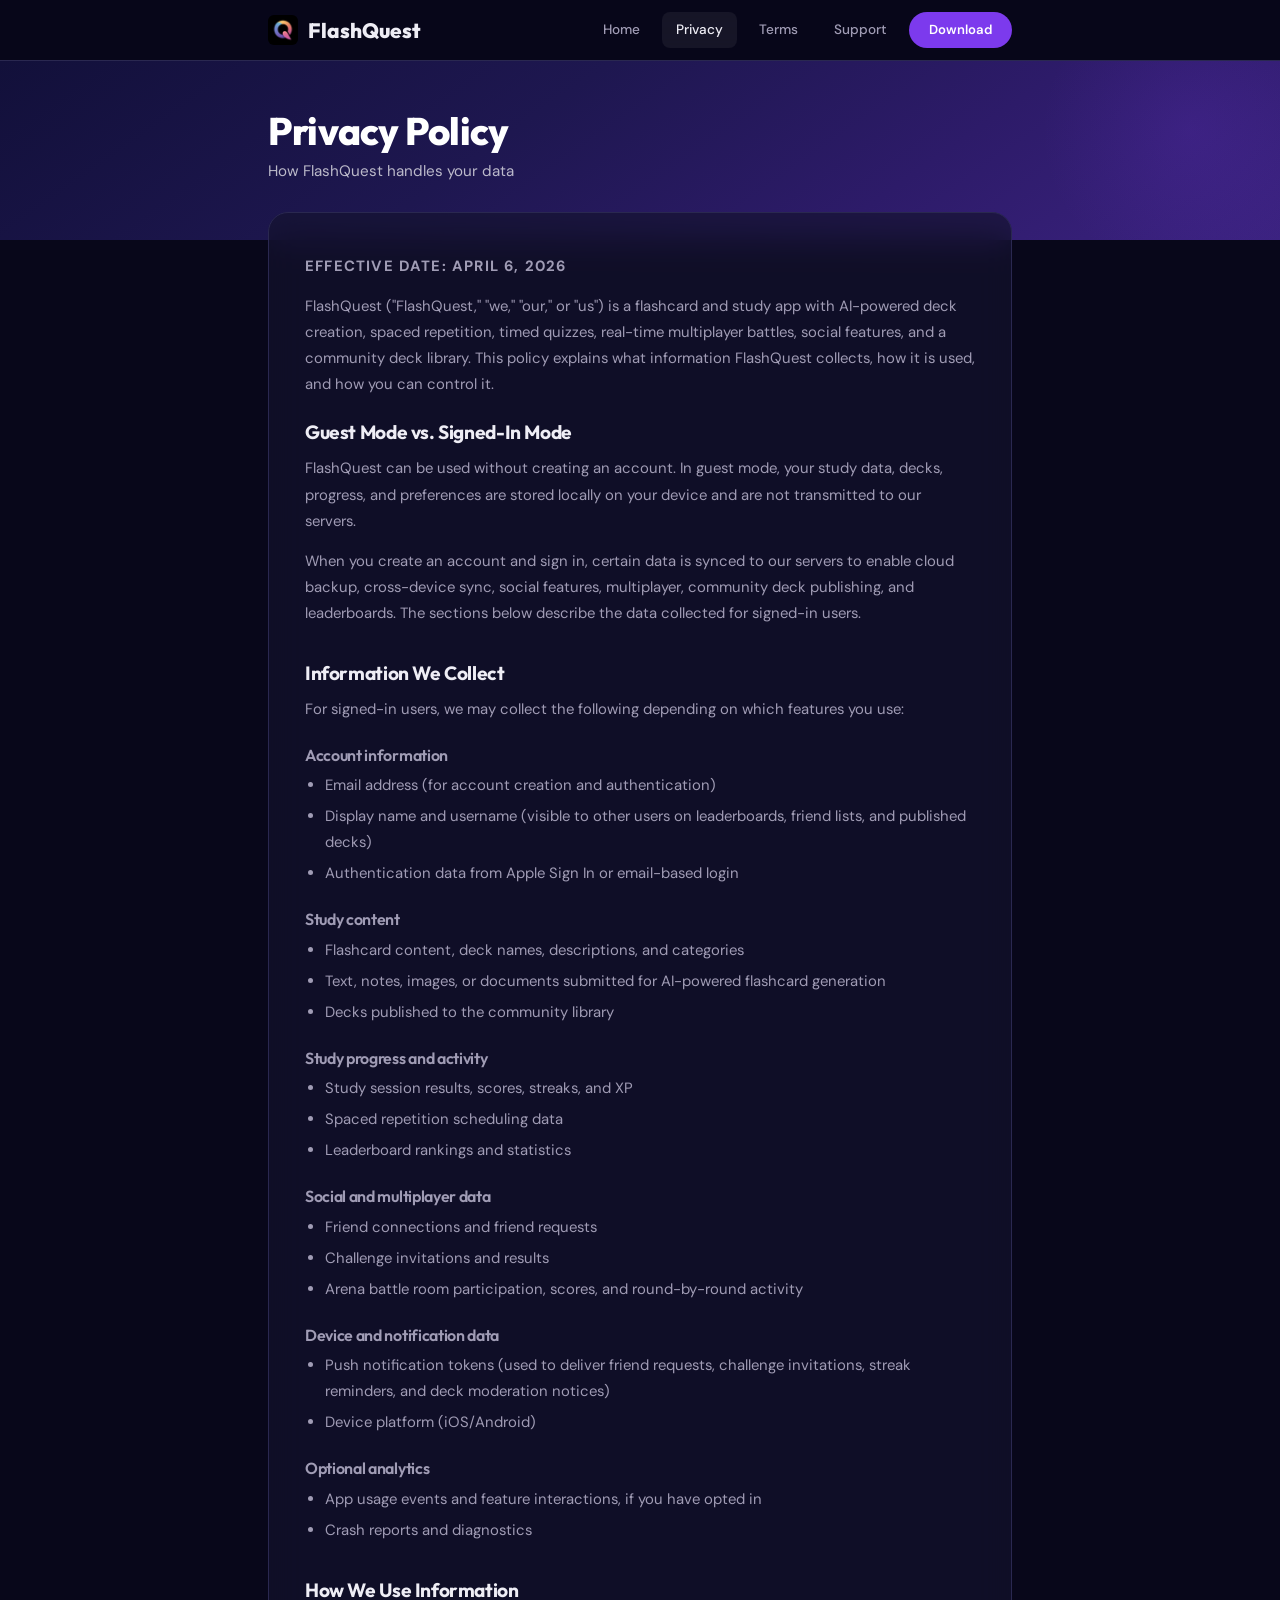
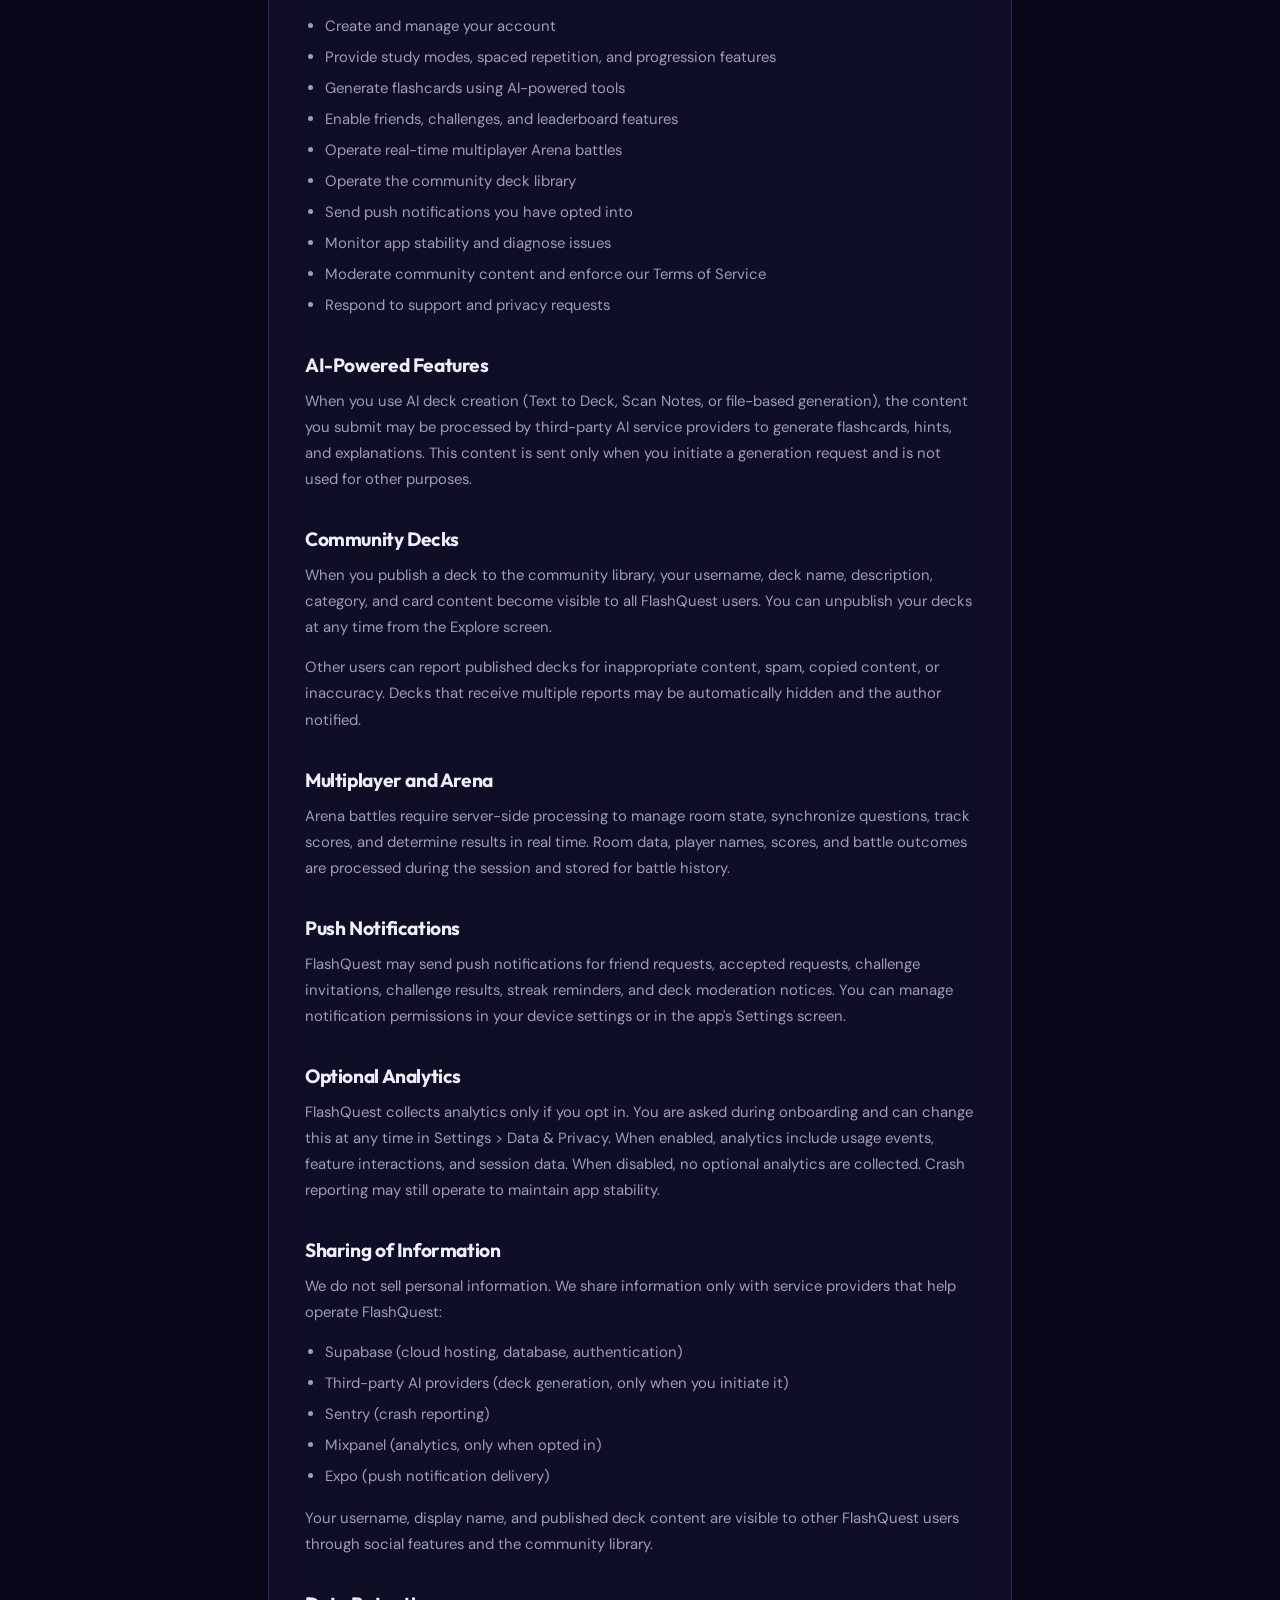
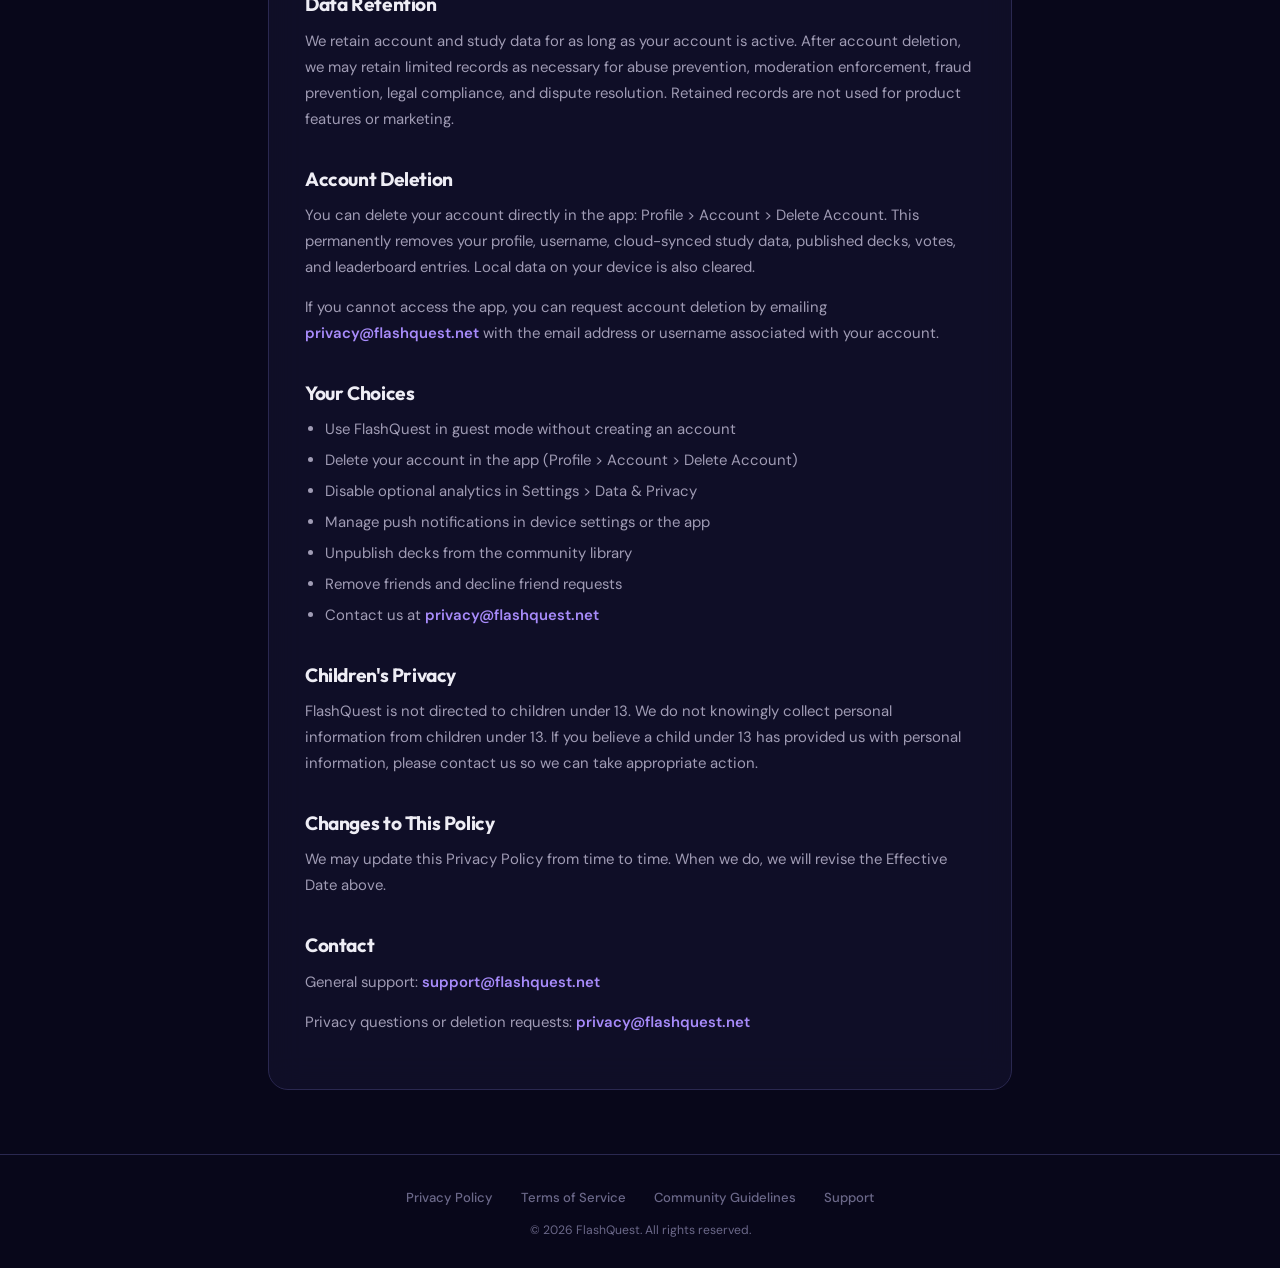
<file: privacy.html>
<!DOCTYPE html>
<html lang="en">
<head>
<meta charset="UTF-8">
<meta name="viewport" content="width=device-width, initial-scale=1.0">
<title>Privacy Policy - FlashQuest</title>
<meta name="description" content="FlashQuest Privacy Policy - how we collect, use, and protect your information.">
<meta name="theme-color" content="#08071A">
<link rel="preconnect" href="https://fonts.googleapis.com">
<link rel="preconnect" href="https://fonts.gstatic.com" crossorigin>
<link href="https://fonts.googleapis.com/css2?family=Outfit:wght@400;500;600;700;800&family=DM+Sans:opsz,wght@9..40,400;9..40,500;9..40,600&display=swap" rel="stylesheet">
<link rel="stylesheet" href="styles.css">
<link rel="icon" type="image/png" href="/favicon.png">
<link rel="apple-touch-icon" href="/apple-touch-icon.png">
<meta property="og:title" content="FlashQuest — Privacy Policy">
<meta property="og:description" content="How FlashQuest handles your data. Guest mode, signed-in features, and your privacy choices.">
<meta property="og:url" content="https://flashquest.net/privacy.html">
<meta property="og:type" content="website">
<meta property="og:image" content="https://flashquest.net/images/og-image.png">
<meta name="twitter:card" content="summary_large_image">
<meta name="twitter:title" content="FlashQuest — Privacy Policy">
<meta name="twitter:description" content="How FlashQuest handles your data. Guest mode, signed-in features, and your privacy choices.">
<meta name="twitter:image" content="https://flashquest.net/images/og-image.png">
</head>
<body>
<nav class="nav"><div class="nav-inner">
  <a href="/" class="logo"><img src="images/logo.png" alt="" width="30" height="30" style="border-radius:6px">FlashQuest</a>
  <div class="nav-r"><a href="/">Home</a><a href="privacy.html" class="active">Privacy</a><a href="terms.html">Terms</a><a href="support.html">Support</a><a href="https://apps.apple.com/app/id6760952587" class="nav-dl">Download</a></div>
</div></nav>

<div class="page-head"><div class="wrap">
  <h1>Privacy Policy</h1>
  <p>How FlashQuest handles your data</p>
</div></div>

<!--email_off-->
<main><div class="wrap"><div class="content-card legal">
<p class="effective-date">Effective Date: April 6, 2026</p>

<p>FlashQuest ("FlashQuest," "we," "our," or "us") is a flashcard and study app with AI-powered deck creation, spaced repetition, timed quizzes, real-time multiplayer battles, social features, and a community deck library. This policy explains what information FlashQuest collects, how it is used, and how you can control it.</p>

<h2>Guest Mode vs. Signed-In Mode</h2>
<p>FlashQuest can be used without creating an account. In guest mode, your study data, decks, progress, and preferences are stored locally on your device and are not transmitted to our servers.</p>
<p>When you create an account and sign in, certain data is synced to our servers to enable cloud backup, cross-device sync, social features, multiplayer, community deck publishing, and leaderboards. The sections below describe the data collected for signed-in users.</p>

<h2>Information We Collect</h2>
<p>For signed-in users, we may collect the following depending on which features you use:</p>

<h3>Account information</h3>
<ul>
  <li>Email address (for account creation and authentication)</li>
  <li>Display name and username (visible to other users on leaderboards, friend lists, and published decks)</li>
  <li>Authentication data from Apple Sign In or email-based login</li>
</ul>

<h3>Study content</h3>
<ul>
  <li>Flashcard content, deck names, descriptions, and categories</li>
  <li>Text, notes, images, or documents submitted for AI-powered flashcard generation</li>
  <li>Decks published to the community library</li>
</ul>

<h3>Study progress and activity</h3>
<ul>
  <li>Study session results, scores, streaks, and XP</li>
  <li>Spaced repetition scheduling data</li>
  <li>Leaderboard rankings and statistics</li>
</ul>

<h3>Social and multiplayer data</h3>
<ul>
  <li>Friend connections and friend requests</li>
  <li>Challenge invitations and results</li>
  <li>Arena battle room participation, scores, and round-by-round activity</li>
</ul>

<h3>Device and notification data</h3>
<ul>
  <li>Push notification tokens (used to deliver friend requests, challenge invitations, streak reminders, and deck moderation notices)</li>
  <li>Device platform (iOS/Android)</li>
</ul>

<h3>Optional analytics</h3>
<ul>
  <li>App usage events and feature interactions, if you have opted in</li>
  <li>Crash reports and diagnostics</li>
</ul>

<h2>How We Use Information</h2>
<ul>
  <li>Create and manage your account</li>
  <li>Provide study modes, spaced repetition, and progression features</li>
  <li>Generate flashcards using AI-powered tools</li>
  <li>Enable friends, challenges, and leaderboard features</li>
  <li>Operate real-time multiplayer Arena battles</li>
  <li>Operate the community deck library</li>
  <li>Send push notifications you have opted into</li>
  <li>Monitor app stability and diagnose issues</li>
  <li>Moderate community content and enforce our Terms of Service</li>
  <li>Respond to support and privacy requests</li>
</ul>

<h2>AI-Powered Features</h2>
<p>When you use AI deck creation (Text to Deck, Scan Notes, or file-based generation), the content you submit may be processed by third-party AI service providers to generate flashcards, hints, and explanations. This content is sent only when you initiate a generation request and is not used for other purposes.</p>

<h2>Community Decks</h2>
<p>When you publish a deck to the community library, your username, deck name, description, category, and card content become visible to all FlashQuest users. You can unpublish your decks at any time from the Explore screen.</p>
<p>Other users can report published decks for inappropriate content, spam, copied content, or inaccuracy. Decks that receive multiple reports may be automatically hidden and the author notified.</p>

<h2>Multiplayer and Arena</h2>
<p>Arena battles require server-side processing to manage room state, synchronize questions, track scores, and determine results in real time. Room data, player names, scores, and battle outcomes are processed during the session and stored for battle history.</p>

<h2>Push Notifications</h2>
<p>FlashQuest may send push notifications for friend requests, accepted requests, challenge invitations, challenge results, streak reminders, and deck moderation notices. You can manage notification permissions in your device settings or in the app's Settings screen.</p>

<h2>Optional Analytics</h2>
<p>FlashQuest collects analytics only if you opt in. You are asked during onboarding and can change this at any time in Settings &gt; Data &amp; Privacy. When enabled, analytics include usage events, feature interactions, and session data. When disabled, no optional analytics are collected. Crash reporting may still operate to maintain app stability.</p>

<h2>Sharing of Information</h2>
<p>We do not sell personal information. We share information only with service providers that help operate FlashQuest:</p>
<ul>
  <li>Supabase (cloud hosting, database, authentication)</li>
  <li>Third-party AI providers (deck generation, only when you initiate it)</li>
  <li>Sentry (crash reporting)</li>
  <li>Mixpanel (analytics, only when opted in)</li>
  <li>Expo (push notification delivery)</li>
</ul>
<p>Your username, display name, and published deck content are visible to other FlashQuest users through social features and the community library.</p>

<h2>Data Retention</h2>
<p>We retain account and study data for as long as your account is active. After account deletion, we may retain limited records as necessary for abuse prevention, moderation enforcement, fraud prevention, legal compliance, and dispute resolution. Retained records are not used for product features or marketing.</p>

<h2>Account Deletion</h2>
<p>You can delete your account directly in the app: Profile &gt; Account &gt; Delete Account. This permanently removes your profile, username, cloud-synced study data, published decks, votes, and leaderboard entries. Local data on your device is also cleared.</p>
<p>If you cannot access the app, you can request account deletion by emailing <a href="mailto:privacy@flashquest.net">privacy@flashquest.net</a> with the email address or username associated with your account.</p>

<h2>Your Choices</h2>
<ul>
  <li>Use FlashQuest in guest mode without creating an account</li>
  <li>Delete your account in the app (Profile &gt; Account &gt; Delete Account)</li>
  <li>Disable optional analytics in Settings &gt; Data &amp; Privacy</li>
  <li>Manage push notifications in device settings or the app</li>
  <li>Unpublish decks from the community library</li>
  <li>Remove friends and decline friend requests</li>
  <li>Contact us at <a href="mailto:privacy@flashquest.net">privacy@flashquest.net</a></li>
</ul>

<h2>Children's Privacy</h2>
<p>FlashQuest is not directed to children under 13. We do not knowingly collect personal information from children under 13. If you believe a child under 13 has provided us with personal information, please contact us so we can take appropriate action.</p>

<h2>Changes to This Policy</h2>
<p>We may update this Privacy Policy from time to time. When we do, we will revise the Effective Date above.</p>

<h2>Contact</h2>
<p>General support: <a href="mailto:support@flashquest.net">support@flashquest.net</a></p>
<p>Privacy questions or deletion requests: <a href="mailto:privacy@flashquest.net">privacy@flashquest.net</a></p>
</div></div></main>
<!--email_on-->

<footer class="footer"><div class="wrap">
  <div class="footer-links"><a href="privacy.html">Privacy Policy</a><a href="terms.html">Terms of Service</a><a href="community.html">Community Guidelines</a><a href="support.html">Support</a></div>
  <p class="footer-copy">&copy; 2026 FlashQuest. All rights reserved.</p>
</div></footer>
</body>
</html>
</file>
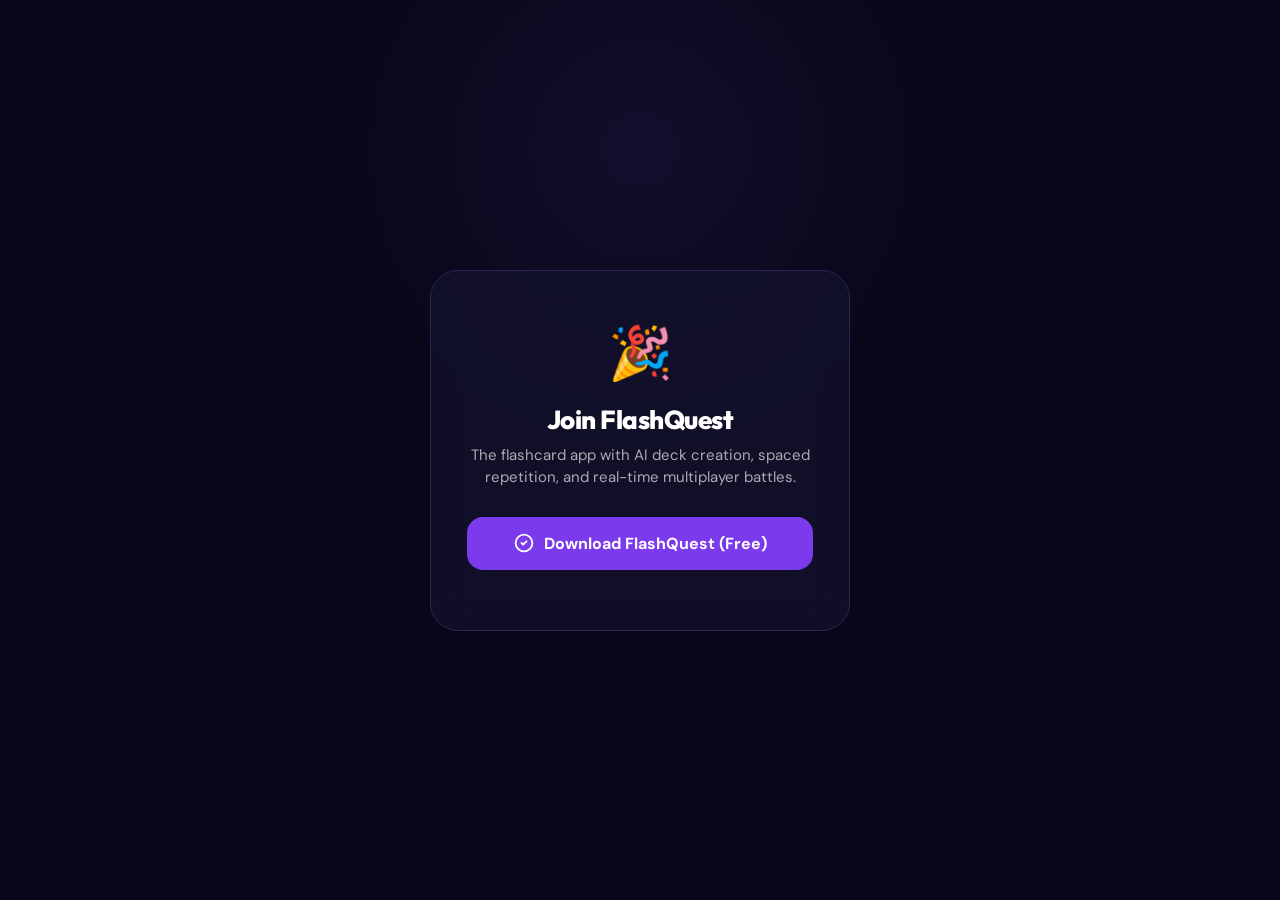
<file: r.html>
<!DOCTYPE html>
<html lang="en">
<head>
<meta charset="UTF-8">
<meta name="viewport" content="width=device-width, initial-scale=1.0">
<title>Join FlashQuest</title>
<meta name="theme-color" content="#08071A">
<link rel="icon" type="image/png" href="/favicon.png">
<link rel="apple-touch-icon" href="/apple-touch-icon.png">
<meta property="og:title" content="Join FlashQuest">
<meta property="og:description" content="Someone invited you to FlashQuest! Use their code and you both unlock exclusive avatar colors.">
<meta property="og:url" content="https://flashquest.net/r.html">
<meta property="og:type" content="website">
<meta property="og:image" content="https://flashquest.net/images/og-image.png">
<meta name="twitter:card" content="summary_large_image">
<meta name="twitter:title" content="Join FlashQuest">
<meta name="twitter:description" content="Someone invited you to FlashQuest! Use their code and you both unlock exclusive avatar colors.">
<meta name="twitter:image" content="https://flashquest.net/images/og-image.png">
<link rel="preconnect" href="https://fonts.googleapis.com">
<link rel="preconnect" href="https://fonts.gstatic.com" crossorigin>
<link href="https://fonts.googleapis.com/css2?family=Outfit:wght@400;500;600;700;800;900&family=DM+Sans:opsz,wght@9..40,400;9..40,500;9..40,600&display=swap" rel="stylesheet">
<style>
*,*::before,*::after{margin:0;padding:0;box-sizing:border-box}
body{
  font-family:'DM Sans',-apple-system,sans-serif;
  background:#08071A;color:#EEEDF5;
  min-height:100vh;display:flex;flex-direction:column;
  align-items:center;justify-content:center;
  padding:24px;text-align:center;
  -webkit-font-smoothing:antialiased;
  position:relative;overflow:hidden;
}
h1,h2,h3{font-family:'Outfit',sans-serif;letter-spacing:-.02em}
body::before{
  content:'';position:absolute;top:-150px;left:50%;transform:translateX(-50%);
  width:600px;height:600px;border-radius:50%;
  background:radial-gradient(circle,#8B5CF615,transparent 70%);
  pointer-events:none;
}
.card{
  max-width:420px;width:100%;
  background:rgba(20,19,46,.7);border:1px solid #2A2850;
  border-radius:28px;padding:48px 36px;
  backdrop-filter:blur(20px);-webkit-backdrop-filter:blur(20px);
  position:relative;z-index:1;
}
.emoji{font-size:52px;margin-bottom:16px}
.title{font-size:26px;font-weight:800;margin-bottom:8px;color:#fff}
.subtitle{font-size:15px;color:rgba(255,255,255,.65);line-height:1.5;margin-bottom:28px}
.code-box{
  display:flex;align-items:center;justify-content:center;gap:12px;
  background:rgba(139,92,246,.1);border:1px solid rgba(139,92,246,.25);
  border-radius:14px;padding:14px 20px;margin-bottom:24px;
}
.code-label{font-size:12px;color:rgba(255,255,255,.45);text-transform:uppercase;letter-spacing:.08em;margin-bottom:4px}
.code-value{font-family:'Outfit',monospace;font-size:22px;font-weight:700;color:#A78BFA;letter-spacing:.02em}
.copy-btn{
  background:rgba(139,92,246,.2);border:1px solid rgba(139,92,246,.3);
  color:#A78BFA;border-radius:10px;padding:8px 14px;
  font-size:13px;font-weight:600;cursor:pointer;
  font-family:'DM Sans',sans-serif;transition:all .15s;
}
.copy-btn:hover{background:rgba(139,92,246,.3)}
.copy-btn.copied{background:rgba(16,185,129,.15);border-color:rgba(16,185,129,.3);color:#34D399}
.colors-row{
  display:flex;justify-content:center;gap:8px;margin-bottom:28px;flex-wrap:wrap;
}
.color-dot{width:28px;height:28px;border-radius:8px;border:1px solid rgba(255,255,255,.12)}
.download-btn{
  display:flex;align-items:center;justify-content:center;gap:10px;
  width:100%;padding:16px;border-radius:16px;
  background:#7C3AED;color:#fff;font-weight:700;font-size:16px;
  text-decoration:none;margin-bottom:12px;
  font-family:'DM Sans',sans-serif;transition:all .15s;
}
.download-btn:hover{background:#6D28D9}
.open-btn{
  display:flex;align-items:center;justify-content:center;
  width:100%;padding:14px;border-radius:14px;
  background:rgba(139,92,246,.1);border:1px solid rgba(139,92,246,.2);
  color:#A78BFA;font-weight:600;font-size:15px;
  text-decoration:none;margin-bottom:20px;
  font-family:'DM Sans',sans-serif;cursor:pointer;transition:all .15s;
}
.open-btn:hover{background:rgba(139,92,246,.18)}
.hint{font-size:13px;color:rgba(255,255,255,.35);line-height:1.5}
.hint strong{color:rgba(255,255,255,.55);font-weight:600}
</style>
</head>
<body>

<div class="card">
  <div class="emoji">🎉</div>
  <h1 class="title" id="title">You've been invited!</h1>
  <p class="subtitle" id="subtitle">Join FlashQuest and you both unlock 6 exclusive avatar colors.</p>

  <div class="code-label">Referral code</div>
  <div class="code-box">
    <span class="code-value" id="codeDisplay">...</span>
    <button class="copy-btn" id="copyBtn" onclick="copyCode()">Copy</button>
  </div>

  <div class="colors-row">
    <div class="color-dot" style="background:#8B5CF6"></div>
    <div class="color-dot" style="background:#14B8A6"></div>
    <div class="color-dot" style="background:#EC4899"></div>
    <div class="color-dot" style="background:#EAB308"></div>
    <div class="color-dot" style="background:#F1F5F9"></div>
    <div class="color-dot" style="background:#1E293B"></div>
  </div>

  <a class="open-btn" id="openBtn" href="#">Already have FlashQuest? Open App</a>

  <a class="download-btn" href="https://apps.apple.com/app/flashquest-ai-flashcards/id6760952587" id="downloadBtn">
    <svg width="20" height="20" viewBox="0 0 24 24" fill="none" stroke="currentColor" stroke-width="2.2" stroke-linecap="round" stroke-linejoin="round"><path d="M12 2a10 10 0 1 0 0 20 10 10 0 1 0 0-20z"/><path d="m9 12 2 2 4-4"/></svg>
    Download FlashQuest (Free)
  </a>

  <p class="hint">After downloading, enter code <strong id="codeHint">...</strong> during sign up or in Settings → Invite Friends.</p>
</div>

<script>
const params = new URLSearchParams(window.location.search);
const code = (params.get('code') || '').trim();

if (code) {
  document.getElementById('title').textContent = code + ' invited you!';
  document.getElementById('subtitle').textContent = 'Join FlashQuest and you both unlock 6 exclusive avatar colors.';
  document.getElementById('codeDisplay').textContent = code;
  document.getElementById('codeHint').textContent = code;
  document.getElementById('openBtn').href = 'flashquest://r/' + encodeURIComponent(code);

  // Update OG dynamically (won't affect crawlers but helps with copy-paste)
  document.title = code + ' invited you to FlashQuest!';
} else {
  document.getElementById('title').textContent = 'Join FlashQuest';
  document.getElementById('subtitle').textContent = 'The flashcard app with AI deck creation, spaced repetition, and real-time multiplayer battles.';
  document.getElementById('codeDisplay').parentElement.style.display = 'none';
  document.querySelector('.code-label').style.display = 'none';
  document.querySelector('.colors-row').style.display = 'none';
  document.getElementById('codeHint').parentElement.style.display = 'none';
  document.getElementById('openBtn').style.display = 'none';
}

function copyCode() {
  if (!code) return;
  navigator.clipboard.writeText(code).then(function() {
    var btn = document.getElementById('copyBtn');
    btn.textContent = 'Copied!';
    btn.classList.add('copied');
    setTimeout(function() {
      btn.textContent = 'Copy';
      btn.classList.remove('copied');
    }, 2000);
  }).catch(function() {});
}
</script>
</body>
</html>
</file>
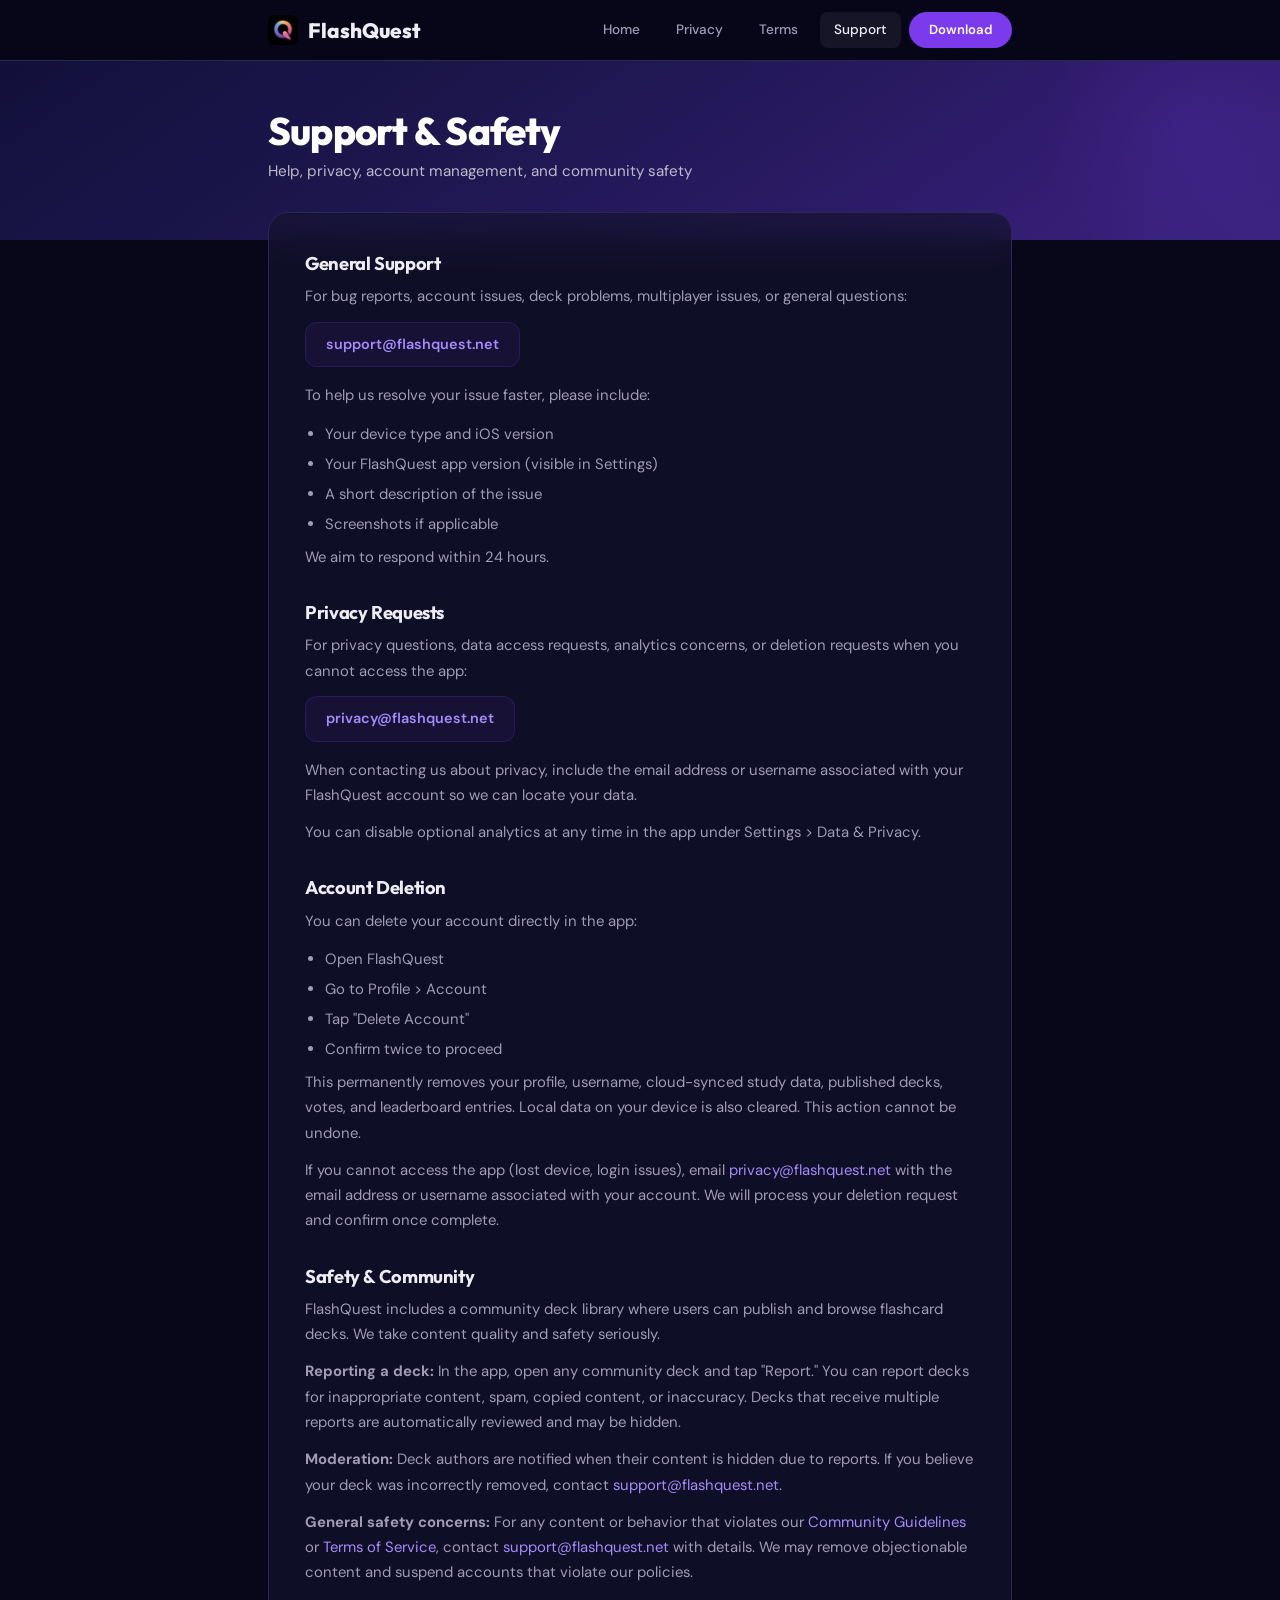
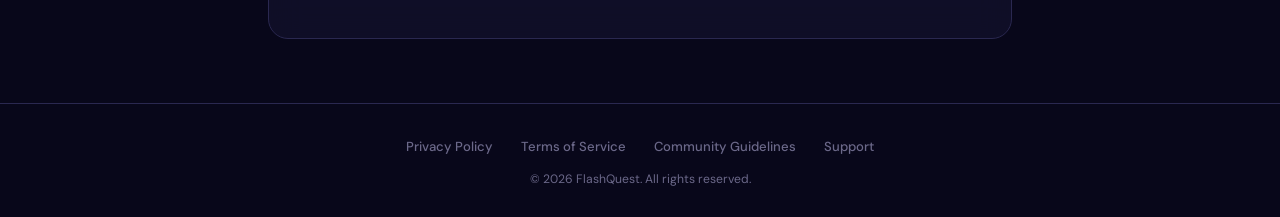
<file: support.html>
<!DOCTYPE html>
<html lang="en">
<head>
<meta charset="UTF-8">
<meta name="viewport" content="width=device-width, initial-scale=1.0">
<title>Support &amp; Safety - FlashQuest</title>
<meta name="description" content="Get help with FlashQuest - contact support, manage your account, report content, or submit privacy requests.">
<meta name="theme-color" content="#08071A">
<link rel="preconnect" href="https://fonts.googleapis.com">
<link rel="preconnect" href="https://fonts.gstatic.com" crossorigin>
<link href="https://fonts.googleapis.com/css2?family=Outfit:wght@400;500;600;700;800&family=DM+Sans:opsz,wght@9..40,400;9..40,500;9..40,600&display=swap" rel="stylesheet">
<link rel="stylesheet" href="styles.css">
<link rel="icon" type="image/png" href="/favicon.png">
<link rel="apple-touch-icon" href="/apple-touch-icon.png">
<meta property="og:title" content="FlashQuest — Support">
<meta property="og:description" content="Get help with FlashQuest. General support, privacy requests, account deletion, and community safety.">
<meta property="og:url" content="https://flashquest.net/support.html">
<meta property="og:type" content="website">
<meta property="og:image" content="https://flashquest.net/images/og-image.png">
<meta name="twitter:card" content="summary_large_image">
<meta name="twitter:title" content="FlashQuest — Support">
<meta name="twitter:description" content="Get help with FlashQuest. General support, privacy requests, account deletion, and community safety.">
<meta name="twitter:image" content="https://flashquest.net/images/og-image.png">
</head>
<body>
<nav class="nav"><div class="nav-inner">
  <a href="/" class="logo"><img src="images/logo.png" alt="" width="30" height="30" style="border-radius:6px">FlashQuest</a>
  <div class="nav-r"><a href="/">Home</a><a href="privacy.html">Privacy</a><a href="terms.html">Terms</a><a href="support.html" class="active">Support</a><a href="https://apps.apple.com/app/id6760952587" class="nav-dl">Download</a></div>
</div></nav>

<div class="page-head"><div class="wrap">
  <h1>Support &amp; Safety</h1>
  <p>Help, privacy, account management, and community safety</p>
</div></div>

<!--email_off-->
<main><div class="wrap">
  <div class="content-card">

    <div class="support-block">
      <h2>General Support</h2>
      <p>For bug reports, account issues, deck problems, multiplayer issues, or general questions:</p>
      <a href="mailto:support@flashquest.net" class="email-pill">support@flashquest.net</a>
      <p style="margin-top:16px">To help us resolve your issue faster, please include:</p>
      <ul>
        <li>Your device type and iOS version</li>
        <li>Your FlashQuest app version (visible in Settings)</li>
        <li>A short description of the issue</li>
        <li>Screenshots if applicable</li>
      </ul>
      <p>We aim to respond within 24 hours.</p>
    </div>

    <div class="support-block">
      <h2>Privacy Requests</h2>
      <p>For privacy questions, data access requests, analytics concerns, or deletion requests when you cannot access the app:</p>
      <a href="mailto:privacy@flashquest.net" class="email-pill">privacy@flashquest.net</a>
      <p style="margin-top:16px">When contacting us about privacy, include the email address or username associated with your FlashQuest account so we can locate your data.</p>
      <p>You can disable optional analytics at any time in the app under Settings &gt; Data &amp; Privacy.</p>
    </div>

    <div class="support-block">
      <h2>Account Deletion</h2>
      <p>You can delete your account directly in the app:</p>
      <ul>
        <li>Open FlashQuest</li>
        <li>Go to Profile &gt; Account</li>
        <li>Tap "Delete Account"</li>
        <li>Confirm twice to proceed</li>
      </ul>
      <p>This permanently removes your profile, username, cloud-synced study data, published decks, votes, and leaderboard entries. Local data on your device is also cleared. This action cannot be undone.</p>
      <p>If you cannot access the app (lost device, login issues), email <a href="mailto:privacy@flashquest.net">privacy@flashquest.net</a> with the email address or username associated with your account. We will process your deletion request and confirm once complete.</p>
    </div>

    <div class="support-block">
      <h2>Safety &amp; Community</h2>
      <p>FlashQuest includes a community deck library where users can publish and browse flashcard decks. We take content quality and safety seriously.</p>
      <p><strong>Reporting a deck:</strong> In the app, open any community deck and tap "Report." You can report decks for inappropriate content, spam, copied content, or inaccuracy. Decks that receive multiple reports are automatically reviewed and may be hidden.</p>
      <p><strong>Moderation:</strong> Deck authors are notified when their content is hidden due to reports. If you believe your deck was incorrectly removed, contact <a href="mailto:support@flashquest.net">support@flashquest.net</a>.</p>
      <p><strong>General safety concerns:</strong> For any content or behavior that violates our <a href="community.html">Community Guidelines</a> or <a href="terms.html">Terms of Service</a>, contact <a href="mailto:support@flashquest.net">support@flashquest.net</a> with details. We may remove objectionable content and suspend accounts that violate our policies.</p>
    </div>

  </div>
</div></main>
<!--email_on-->

<footer class="footer"><div class="wrap">
  <div class="footer-links"><a href="privacy.html">Privacy Policy</a><a href="terms.html">Terms of Service</a><a href="community.html">Community Guidelines</a><a href="support.html">Support</a></div>
  <p class="footer-copy">&copy; 2026 FlashQuest. All rights reserved.</p>
</div></footer>
</body>
</html>
</file>
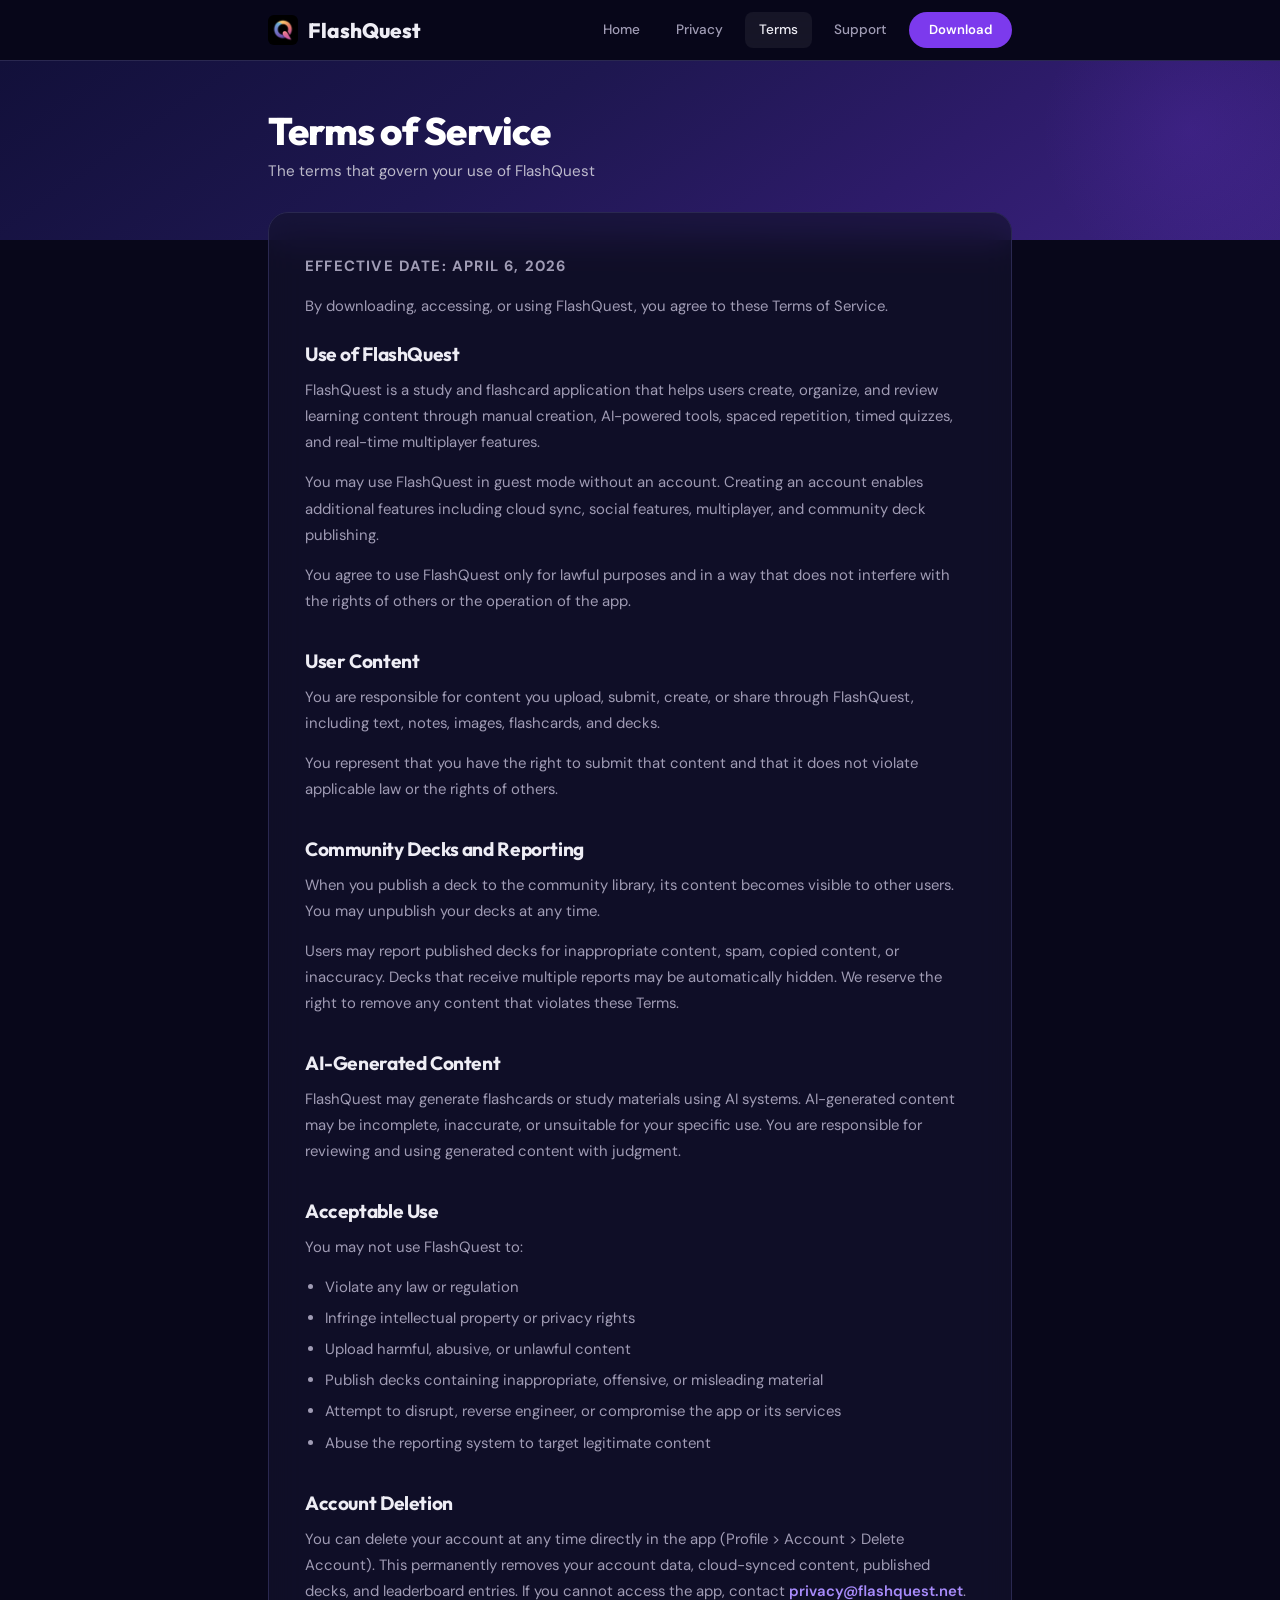
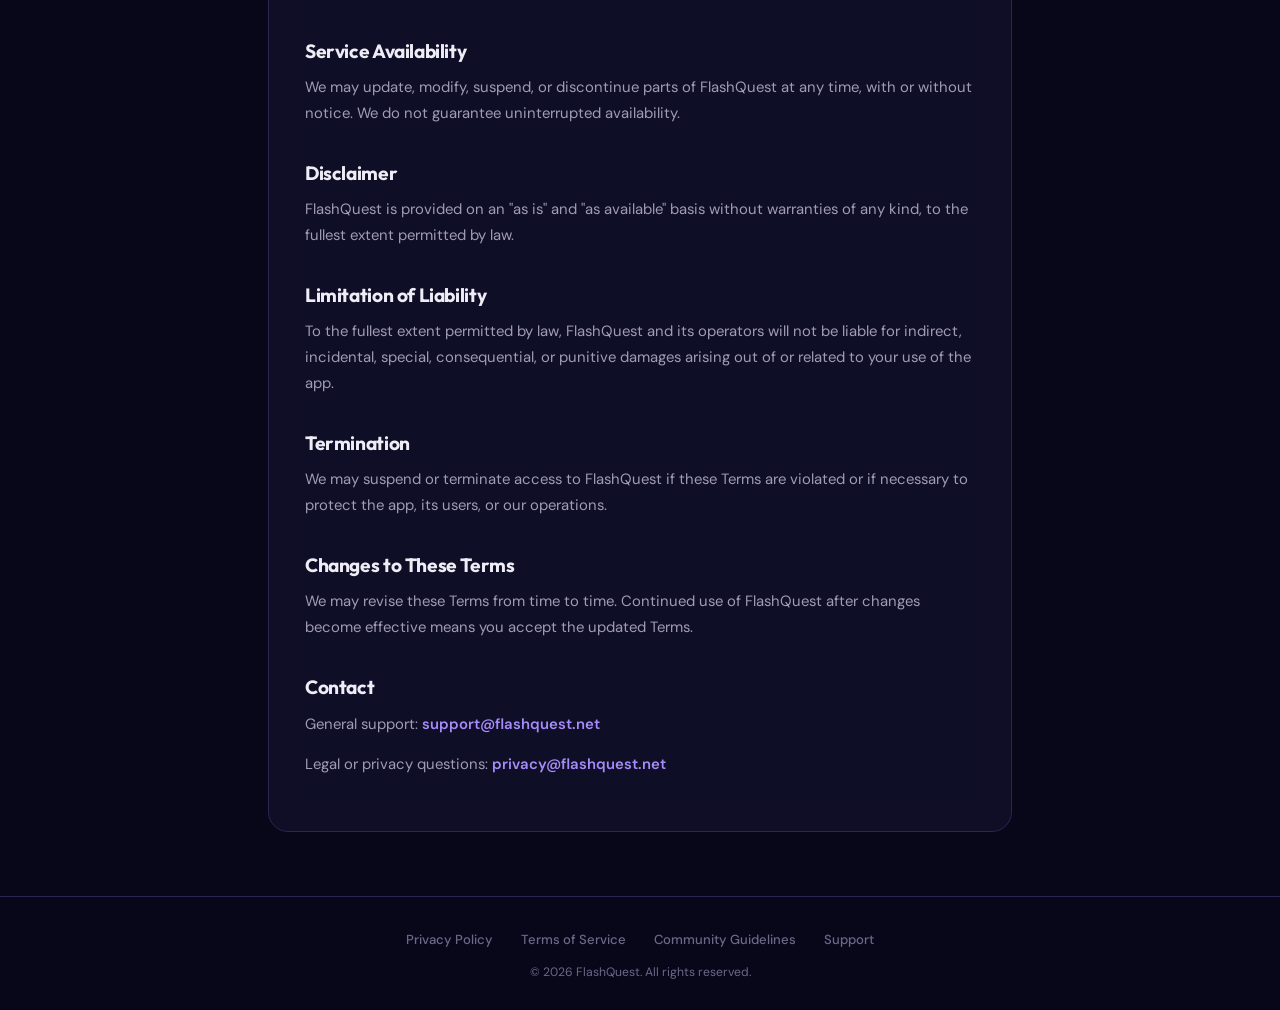
<file: terms.html>
<!DOCTYPE html>
<html lang="en">
<head>
<meta charset="UTF-8">
<meta name="viewport" content="width=device-width, initial-scale=1.0">
<title>Terms of Service - FlashQuest</title>
<meta name="description" content="FlashQuest Terms of Service - the terms that govern your use of FlashQuest.">
<meta name="theme-color" content="#08071A">
<link rel="preconnect" href="https://fonts.googleapis.com">
<link rel="preconnect" href="https://fonts.gstatic.com" crossorigin>
<link href="https://fonts.googleapis.com/css2?family=Outfit:wght@400;500;600;700;800&family=DM+Sans:opsz,wght@9..40,400;9..40,500;9..40,600&display=swap" rel="stylesheet">
<link rel="stylesheet" href="styles.css">
<link rel="icon" type="image/png" href="/favicon.png">
<link rel="apple-touch-icon" href="/apple-touch-icon.png">
<meta property="og:title" content="FlashQuest — Terms of Use">
<meta property="og:description" content="Terms of use for FlashQuest, the AI flashcard app with real-time multiplayer.">
<meta property="og:url" content="https://flashquest.net/terms.html">
<meta property="og:type" content="website">
<meta property="og:image" content="https://flashquest.net/images/og-image.png">
<meta name="twitter:card" content="summary_large_image">
<meta name="twitter:title" content="FlashQuest — Terms of Use">
<meta name="twitter:description" content="Terms of use for FlashQuest, the AI flashcard app with real-time multiplayer.">
<meta name="twitter:image" content="https://flashquest.net/images/og-image.png">
</head>
<body>
<nav class="nav"><div class="nav-inner">
  <a href="/" class="logo"><img src="images/logo.png" alt="" width="30" height="30" style="border-radius:6px">FlashQuest</a>
  <div class="nav-r"><a href="/">Home</a><a href="privacy.html">Privacy</a><a href="terms.html" class="active">Terms</a><a href="support.html">Support</a><a href="https://apps.apple.com/app/id6760952587" class="nav-dl">Download</a></div>
</div></nav>

<div class="page-head"><div class="wrap">
  <h1>Terms of Service</h1>
  <p>The terms that govern your use of FlashQuest</p>
</div></div>

<!--email_off-->
<main><div class="wrap"><div class="content-card legal">
<p class="effective-date">Effective Date: April 6, 2026</p>

<p>By downloading, accessing, or using FlashQuest, you agree to these Terms of Service.</p>

<h2>Use of FlashQuest</h2>
<p>FlashQuest is a study and flashcard application that helps users create, organize, and review learning content through manual creation, AI-powered tools, spaced repetition, timed quizzes, and real-time multiplayer features.</p>
<p>You may use FlashQuest in guest mode without an account. Creating an account enables additional features including cloud sync, social features, multiplayer, and community deck publishing.</p>
<p>You agree to use FlashQuest only for lawful purposes and in a way that does not interfere with the rights of others or the operation of the app.</p>

<h2>User Content</h2>
<p>You are responsible for content you upload, submit, create, or share through FlashQuest, including text, notes, images, flashcards, and decks.</p>
<p>You represent that you have the right to submit that content and that it does not violate applicable law or the rights of others.</p>

<h2>Community Decks and Reporting</h2>
<p>When you publish a deck to the community library, its content becomes visible to other users. You may unpublish your decks at any time.</p>
<p>Users may report published decks for inappropriate content, spam, copied content, or inaccuracy. Decks that receive multiple reports may be automatically hidden. We reserve the right to remove any content that violates these Terms.</p>

<h2>AI-Generated Content</h2>
<p>FlashQuest may generate flashcards or study materials using AI systems. AI-generated content may be incomplete, inaccurate, or unsuitable for your specific use. You are responsible for reviewing and using generated content with judgment.</p>

<h2>Acceptable Use</h2>
<p>You may not use FlashQuest to:</p>
<ul>
  <li>Violate any law or regulation</li>
  <li>Infringe intellectual property or privacy rights</li>
  <li>Upload harmful, abusive, or unlawful content</li>
  <li>Publish decks containing inappropriate, offensive, or misleading material</li>
  <li>Attempt to disrupt, reverse engineer, or compromise the app or its services</li>
  <li>Abuse the reporting system to target legitimate content</li>
</ul>

<h2>Account Deletion</h2>
<p>You can delete your account at any time directly in the app (Profile &gt; Account &gt; Delete Account). This permanently removes your account data, cloud-synced content, published decks, and leaderboard entries. If you cannot access the app, contact <a href="mailto:privacy@flashquest.net">privacy@flashquest.net</a>.</p>

<h2>Service Availability</h2>
<p>We may update, modify, suspend, or discontinue parts of FlashQuest at any time, with or without notice. We do not guarantee uninterrupted availability.</p>

<h2>Disclaimer</h2>
<p>FlashQuest is provided on an "as is" and "as available" basis without warranties of any kind, to the fullest extent permitted by law.</p>

<h2>Limitation of Liability</h2>
<p>To the fullest extent permitted by law, FlashQuest and its operators will not be liable for indirect, incidental, special, consequential, or punitive damages arising out of or related to your use of the app.</p>

<h2>Termination</h2>
<p>We may suspend or terminate access to FlashQuest if these Terms are violated or if necessary to protect the app, its users, or our operations.</p>

<h2>Changes to These Terms</h2>
<p>We may revise these Terms from time to time. Continued use of FlashQuest after changes become effective means you accept the updated Terms.</p>

<h2>Contact</h2>
<p>General support: <a href="mailto:support@flashquest.net">support@flashquest.net</a></p>
<p>Legal or privacy questions: <a href="mailto:privacy@flashquest.net">privacy@flashquest.net</a></p>
</div></div></main>
<!--email_on-->

<footer class="footer"><div class="wrap">
  <div class="footer-links"><a href="privacy.html">Privacy Policy</a><a href="terms.html">Terms of Service</a><a href="community.html">Community Guidelines</a><a href="support.html">Support</a></div>
  <p class="footer-copy">&copy; 2026 FlashQuest. All rights reserved.</p>
</div></footer>
</body>
</html>
</file>
<file: styles.css>
/* FlashQuest Site — Shared Design System */
*,*::before,*::after{margin:0;padding:0;box-sizing:border-box}
html{scroll-behavior:smooth}
body{
  font-family:'DM Sans',-apple-system,BlinkMacSystemFont,sans-serif;
  background:#08071A;color:#EEEDF5;line-height:1.65;
  min-height:100vh;display:flex;flex-direction:column;
  -webkit-font-smoothing:antialiased;
}
h1,h2,h3,h4,h5,h6{font-family:'Outfit',sans-serif;line-height:1.15;letter-spacing:-.02em}
a{color:#A78BFA;text-decoration:none;transition:color .2s}
a:hover{color:#C4B5FD}
img{display:block;max-width:100%}
.wrap{max-width:800px;margin:0 auto;padding:0 28px}

/* ── Nav ── */
.nav{position:sticky;top:0;z-index:100;background:rgba(8,7,26,.92);backdrop-filter:blur(24px);-webkit-backdrop-filter:blur(24px);border-bottom:1px solid #2A2850}
.nav-inner{max-width:800px;margin:0 auto;padding:0 28px;display:flex;align-items:center;justify-content:space-between;height:60px}
.logo{font-family:'Outfit',sans-serif;font-weight:800;font-size:1.3rem;color:#EEEDF5;display:flex;align-items:center;gap:10px}
.logo img{width:30px;height:30px;border-radius:6px}
.nav-r{display:flex;align-items:center;gap:8px}
.nav-r a{color:#A09CB5;font-size:.85rem;font-weight:500;padding:7px 14px;border-radius:8px;transition:all .2s}
.nav-r a:hover,.nav-r a.active{color:#EEEDF5;background:rgba(255,255,255,.06)}
.nav-dl{background:#7C3AED!important;color:#fff!important;border-radius:100px!important;padding:7px 20px!important;font-weight:600!important;font-size:.82rem!important}
.nav-dl:hover{transform:translateY(-1px);box-shadow:0 4px 16px #7C3AED50}

/* ── Page Header ── */
.page-head{background:linear-gradient(145deg,#12103A 0%,#1E1750 40%,#2D1B69 70%,#3B2280 100%);padding:48px 0 56px;position:relative;overflow:hidden}
.page-head::before{content:'';position:absolute;top:-80px;right:-60px;width:300px;height:300px;background:radial-gradient(circle,#7C3AED20,transparent 70%);pointer-events:none}
.page-head h1{font-size:clamp(1.8rem,4vw,2.4rem);font-weight:800;color:#fff;margin-bottom:6px}
.page-head p{color:rgba(255,255,255,.7);font-size:.95rem;font-weight:400}

/* ── Main Content ── */
main{flex:1;padding:0 0 64px}
.content-card{
  background:rgba(20,19,46,.65);border:1px solid #2A2850;
  border-radius:20px;padding:40px 36px;margin-top:-28px;
  position:relative;backdrop-filter:blur(16px);-webkit-backdrop-filter:blur(16px);
}

/* ── Legal Pages ── */
.legal h2{font-size:1.2rem;font-weight:700;color:#EEEDF5;margin-top:36px;margin-bottom:12px}
.legal h2:first-of-type{margin-top:24px}
.legal h3{font-size:1rem;font-weight:600;color:#A09CB5;margin-top:24px;margin-bottom:8px}
.legal p{color:#A09CB5;font-size:.93rem;line-height:1.75;margin-bottom:14px}
.legal ul{margin:0 0 16px 20px;color:#A09CB5;font-size:.93rem;line-height:1.75}
.legal li{margin-bottom:5px}
.legal a{color:#A78BFA;font-weight:600}
.legal a:hover{color:#C4B5FD}
.effective-date{font-size:.75rem;font-weight:700;color:#6B6889;text-transform:uppercase;letter-spacing:.08em;margin-bottom:20px}

/* ── Support Page ── */
.support-block{margin-bottom:32px}
.support-block:last-child{margin-bottom:0}
.support-block h2{font-size:1.15rem;font-weight:700;color:#EEEDF5;margin-bottom:10px}
.support-block p{color:#A09CB5;font-size:.93rem;line-height:1.7;margin-bottom:12px}
.support-block ul{margin:0 0 8px 20px;color:#A09CB5;font-size:.93rem;line-height:1.75}
.support-block li{margin-bottom:4px}
.email-pill{
  display:inline-flex;align-items:center;gap:8px;
  padding:10px 20px;border-radius:12px;
  background:#7C3AED14;border:1px solid #7C3AED30;
  color:#A78BFA;font-weight:600;font-size:.9rem;
  transition:all .25s;
}
.email-pill:hover{background:#7C3AED20;border-color:#7C3AED50;color:#C4B5FD;transform:translateY(-1px)}

/* ── Footer ── */
.footer{border-top:1px solid #2A2850;padding:32px 0 28px;text-align:center;margin-top:auto}
.footer-links{display:flex;gap:28px;justify-content:center;flex-wrap:wrap;margin-bottom:12px}
.footer-links a{color:#6B6889;font-size:.82rem;font-weight:500;transition:color .2s}
.footer-links a:hover{color:#A09CB5}
.footer-copy{color:#6B6889;font-size:.76rem}

/* ── Responsive ── */
@media(max-width:640px){
  .nav-r a:not(.nav-dl){display:none}
  .content-card{padding:28px 22px;margin-top:-20px;border-radius:16px}
  .page-head{padding:36px 0 44px}
  .page-head h1{font-size:1.6rem}
}
</file>
